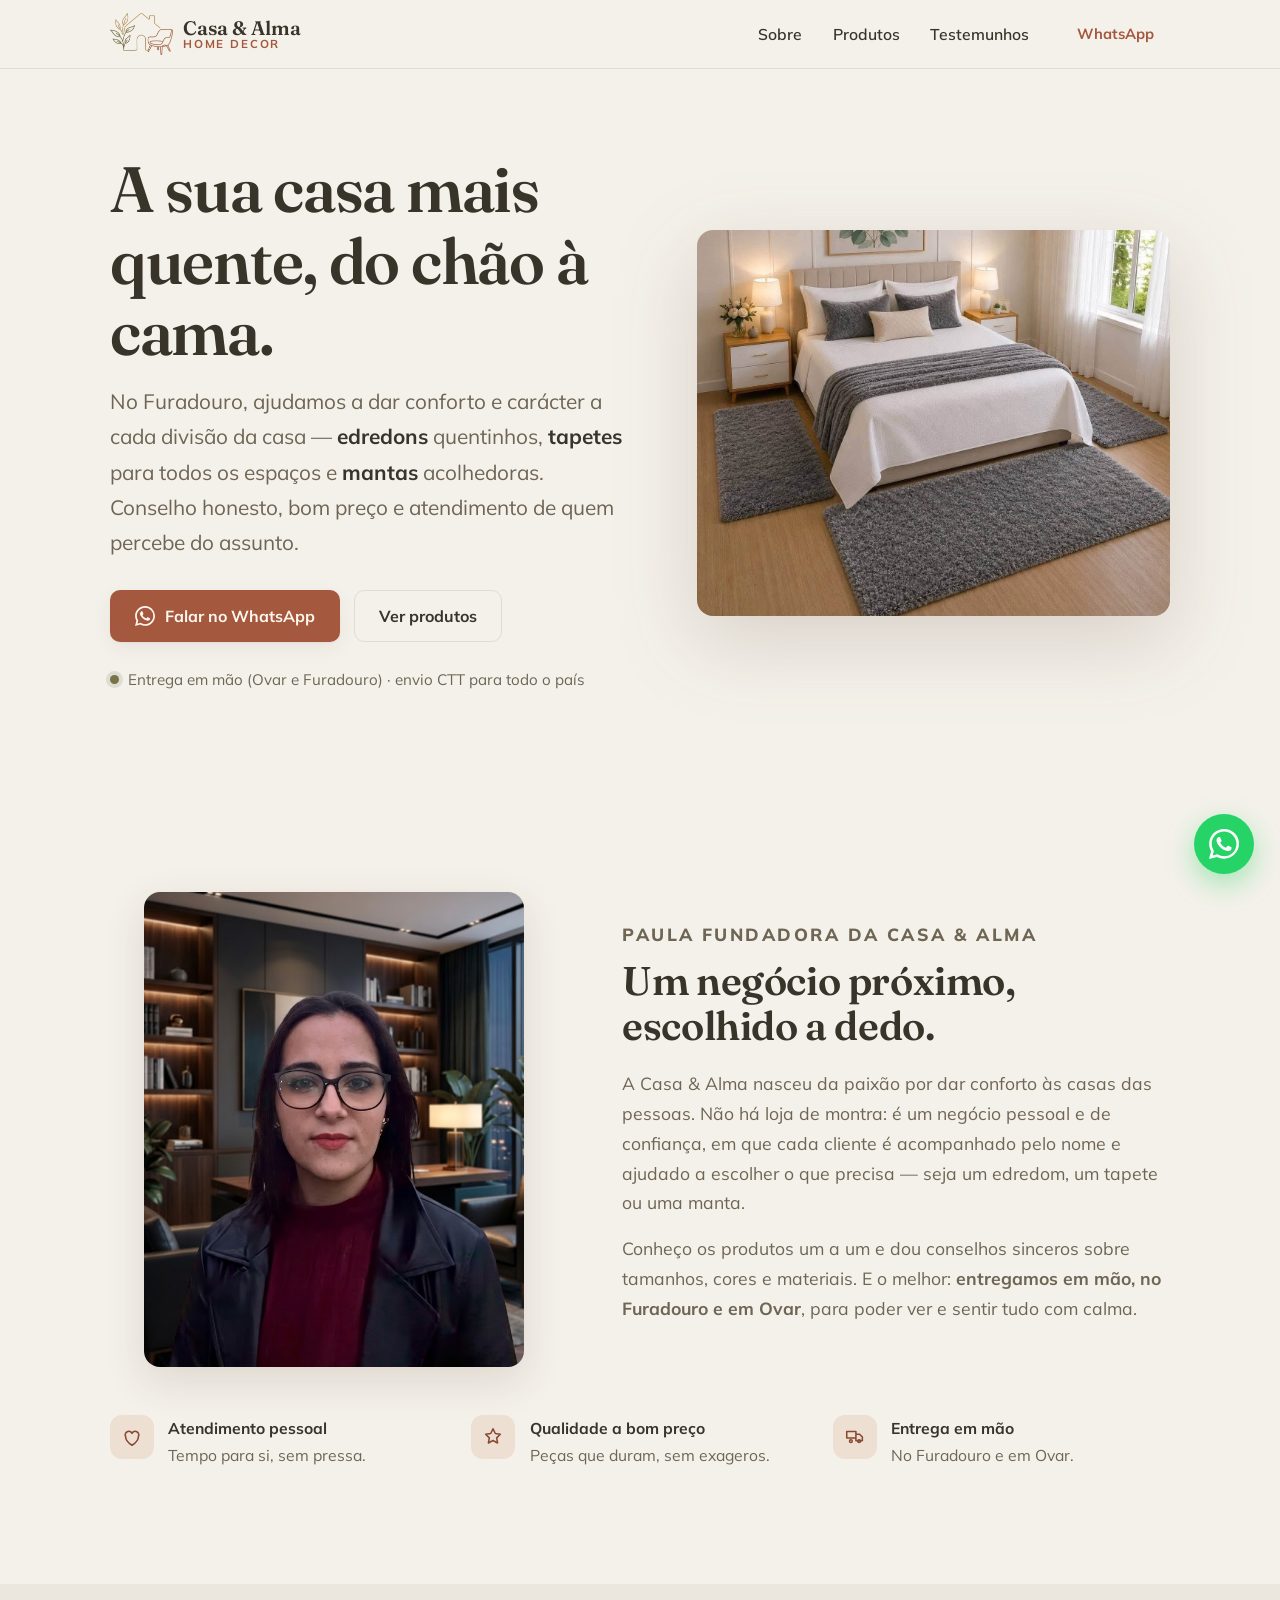
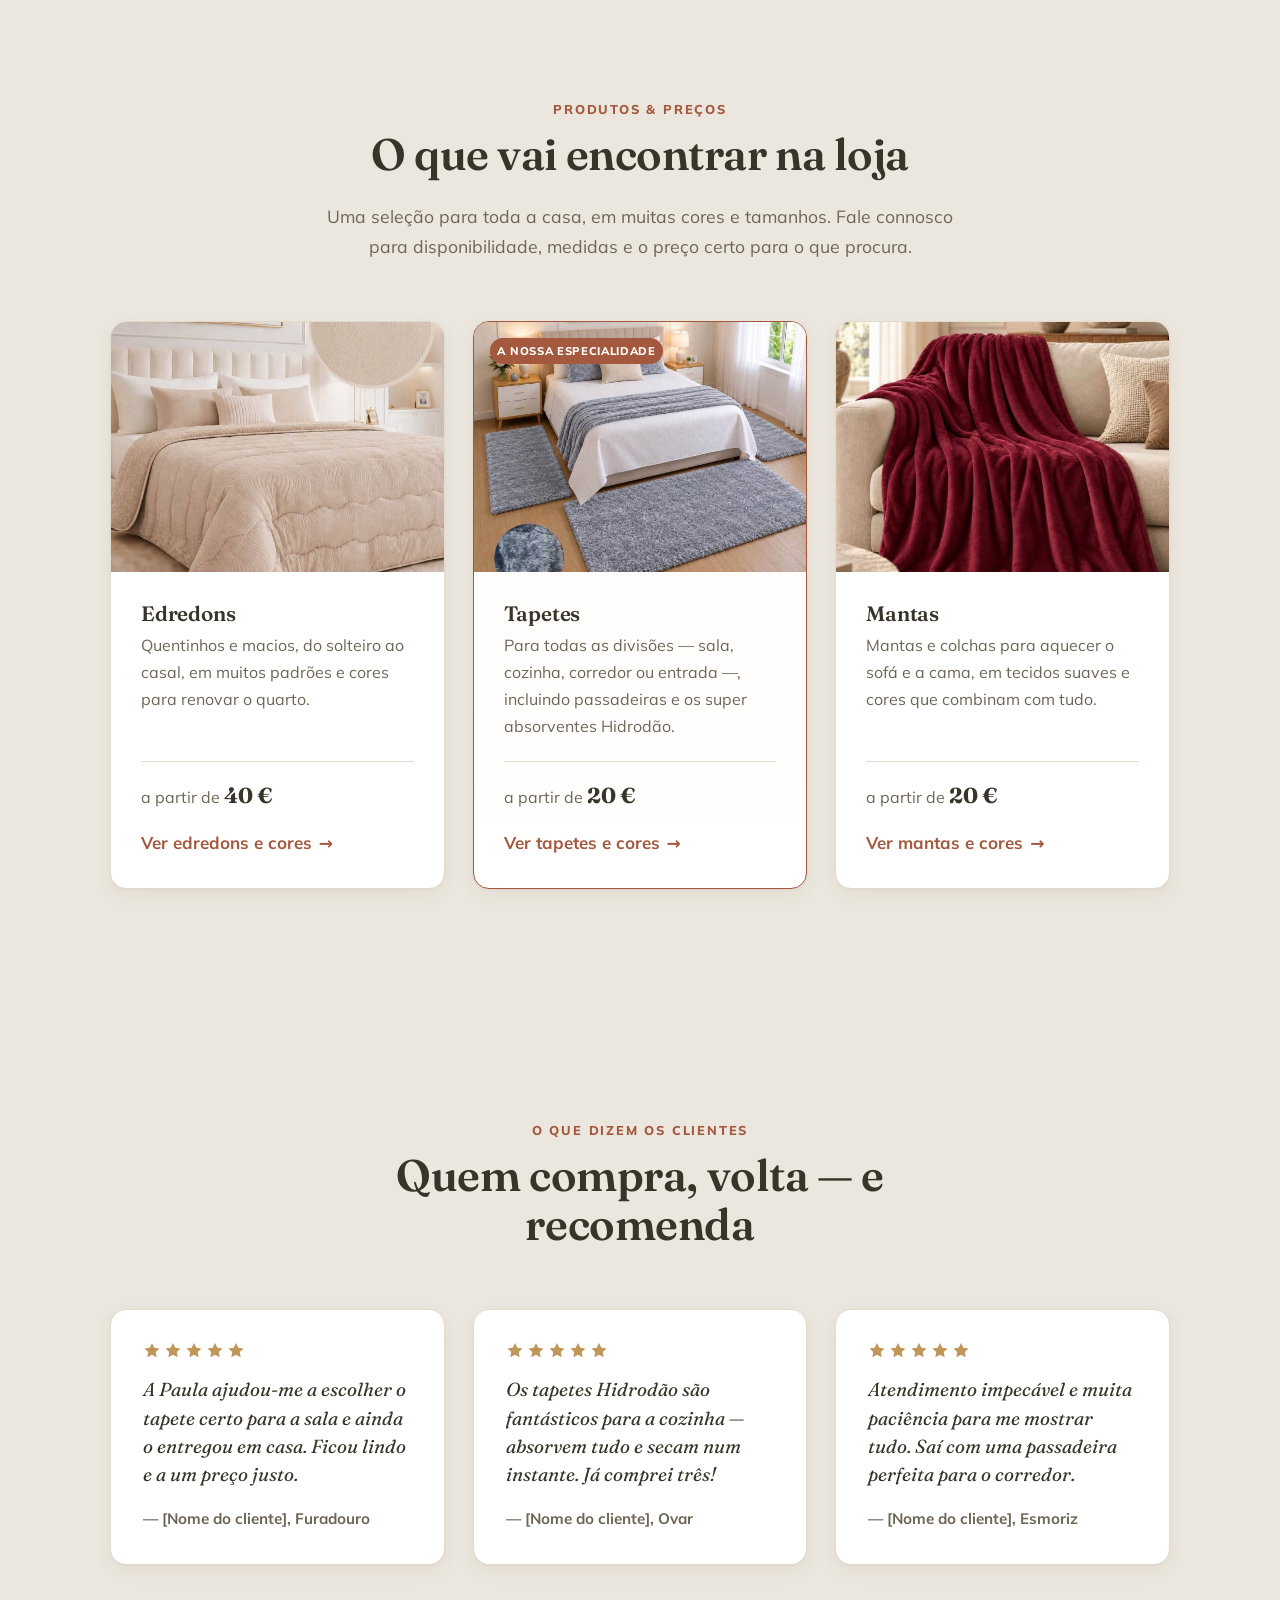
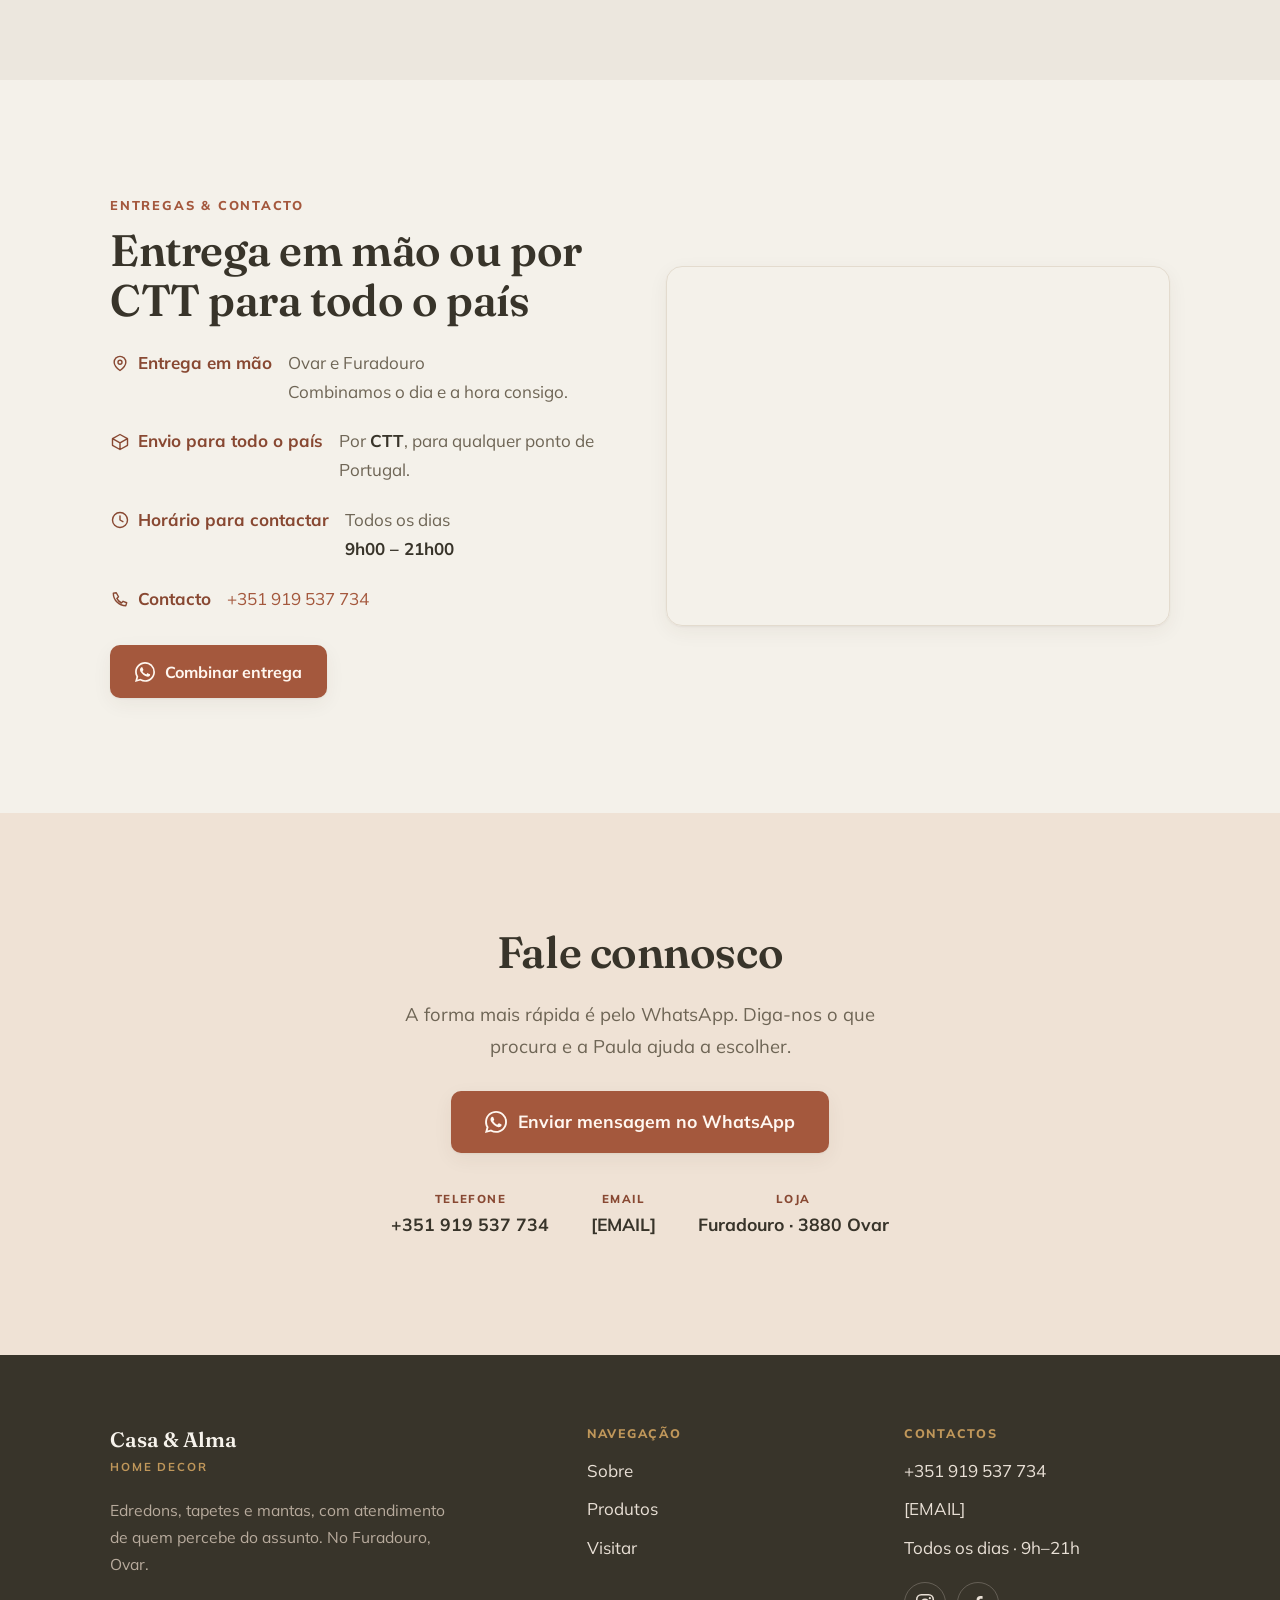
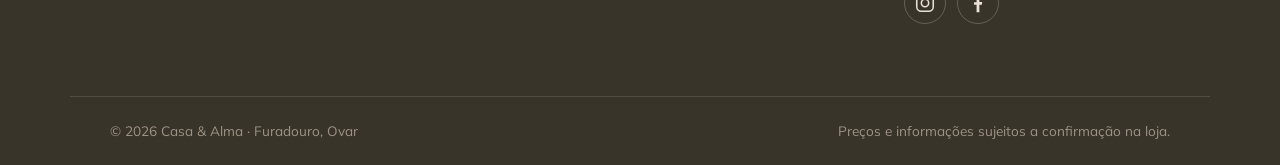
<file: index.html>
<!DOCTYPE html>
<html lang="pt-PT">
<head>
  <meta charset="UTF-8" />
  <meta name="viewport" content="width=device-width, initial-scale=1.0" />

  <!-- ===================================================================
       SEO LOCAL  (editar o texto se mudar o nome, tipo de negócio ou zona)
       =================================================================== -->
  <title>Casa &amp; Alma | Edredons, Tapetes e Mantas em Furadouro, Ovar</title>
  <meta name="description" content="Edredons, tapetes (incluindo os Hidrodão super absorventes) e mantas, com entrega em mão no Furadouro e Ovar. Atendimento personalizado todos os dias, das 9h às 21h." />
  <meta name="theme-color" content="#F4F1EA" />
  <meta name="author" content="Casa &amp; Alma" />

  <!-- Endereço do site (SUBSTITUIR pelo domínio real quando existir) -->
  <link rel="canonical" href="https://www.casaealma.pt/" />

  <!-- Partilha em redes sociais (Open Graph / Twitter) -->
  <meta property="og:type" content="business.business" />
  <meta property="og:locale" content="pt_PT" />
  <meta property="og:title" content="Casa &amp; Alma | Edredons, tapetes e mantas no Furadouro" />
  <meta property="og:description" content="Edredons quentinhos, tapetes para todas as divisões e mantas acolhedoras, com entrega em mão no Furadouro e Ovar." />
  <meta property="og:url" content="https://www.casaealma.pt/" />
  <meta property="og:image" content="https://www.casaealma.pt/assets/og-image.png" />
  <meta property="og:image:width" content="1200" />
  <meta property="og:image:height" content="630" />
  <meta name="twitter:card" content="summary_large_image" />

  <!-- Favicon -->
  <link rel="icon" href="assets/favicon.png?v=7" type="image/png" />
  <link rel="apple-touch-icon" href="assets/apple-touch-icon.png?v=7" />

  <!-- Tipografia (Google Fonts): Fraunces (serifa, títulos) + Mulish (texto) -->
  <link rel="preconnect" href="https://fonts.googleapis.com" />
  <link rel="preconnect" href="https://fonts.gstatic.com" crossorigin />
  <link href="https://fonts.googleapis.com/css2?family=Fraunces:ital,opsz,wght@0,9..144,400;0,9..144,500;0,9..144,600;1,9..144,400&family=Mulish:wght@400;500;600;700;800&display=swap" rel="stylesheet" />

  <link rel="stylesheet" href="style.css?v=7" />

  <!-- ===================================================================
       DADOS ESTRUTURADOS (Schema.org) para SEO local no Google.
       EDITAR telefone, morada, código postal e redes sociais.
       =================================================================== -->
  <script type="application/ld+json">
  {
    "@context": "https://schema.org",
    "@type": "HomeGoodsStore",
    "name": "Casa & Alma",
    "description": "Têxteis-lar com entrega em mão no Furadouro e Ovar: edredons, tapetes e mantas.",
    "image": "https://www.casaealma.pt/assets/og-image.png",
    "logo": "https://www.casaealma.pt/assets/logo-casa-alma.png",
    "url": "https://www.casaealma.pt/",
    "telephone": "[TELEFONE]",
    "priceRange": "€",
    "currenciesAccepted": "EUR",
    "address": {
      "@type": "PostalAddress",
      "addressLocality": "Furadouro",
      "addressRegion": "Ovar",
      "addressCountry": "PT"
    },
    "areaServed": "Ovar",
    "geo": {
      "@type": "GeoCoordinates",
      "latitude": "40.8690",
      "longitude": "-8.6840"
    },
    "openingHoursSpecification": [{
      "@type": "OpeningHoursSpecification",
      "dayOfWeek": ["Monday","Tuesday","Wednesday","Thursday","Friday","Saturday","Sunday"],
      "opens": "09:00",
      "closes": "21:00"
    }],
    "sameAs": ["[LINK INSTAGRAM]", "[LINK FACEBOOK]"]
  }
  </script>
</head>

<body>
  <!-- Link de acessibilidade: saltar direto para o conteúdo -->
  <a class="skip-link" href="#conteudo">Saltar para o conteúdo</a>

  <!-- ============================ CABEÇALHO ============================ -->
  <header class="site-header" id="topo">
    <div class="container site-header__inner">
      <a class="brand" href="#topo" aria-label="Casa &amp; Alma — início">
        <img class="brand__mark" src="assets/logo-casa-alma.png" alt="" width="62" height="42" />
        <span class="brand__text">
          <span class="brand__name">Casa &amp; Alma</span>
          <span class="brand__sub">Home Decor</span>
        </span>
      </a>

      <!-- Botão do menu (telemóvel) -->
      <button class="nav-toggle" aria-expanded="false" aria-controls="menu" aria-label="Abrir menu">
        <span class="nav-toggle__bar"></span>
        <span class="nav-toggle__bar"></span>
        <span class="nav-toggle__bar"></span>
      </button>

      <nav class="nav" id="menu" aria-label="Navegação principal">
        <ul class="nav__list">
          <li><a href="#sobre">Sobre</a></li>
          <li><a href="#produtos">Produtos</a></li>          <li><a href="#testemunhos">Testemunhos</a></li>
          <li>
            <a class="btn btn--small" data-wa data-wa-text="Olá! Vim pelo site e gostava de falar convosco." href="#contactos">WhatsApp</a>
          </li>
        </ul>
      </nav>
    </div>
  </header>

  <main id="conteudo">

    <!-- =============================== HERO =============================== -->
    <section class="hero">
      <div class="container hero__inner">
        <div class="hero__copy">
          <h1 class="hero__title">A sua casa mais quente, do chão à cama.</h1>

          <p class="hero__lead">
            No Furadouro, ajudamos a dar conforto e carácter a cada divisão da casa —
            <strong>edredons</strong> quentinhos, <strong>tapetes</strong> para todos os
            espaços e <strong>mantas</strong> acolhedoras. Conselho honesto, bom preço e
            atendimento de quem percebe do assunto.
          </p>

          <div class="hero__actions">
            <a class="btn btn--primary" data-wa data-wa-text="Olá Paula! Vim pelo site e gostava de saber mais sobre os vossos tapetes." href="#contactos">
              <svg class="icon" viewBox="0 0 24 24" aria-hidden="true" width="20" height="20"><path fill="currentColor" d="M17.472 14.382c-.297-.149-1.758-.867-2.03-.967-.273-.099-.471-.148-.67.15-.197.297-.767.966-.94 1.164-.173.199-.347.223-.644.075-.297-.149-1.255-.463-2.39-1.475-.883-.788-1.48-1.761-1.653-2.059-.173-.297-.018-.458.13-.606.134-.133.298-.347.446-.52.149-.174.198-.298.298-.497.099-.198.05-.371-.025-.52-.075-.149-.669-1.612-.916-2.207-.242-.579-.487-.5-.669-.51-.173-.008-.371-.01-.57-.01-.198 0-.52.074-.792.372-.272.297-1.04 1.016-1.04 2.479 0 1.462 1.065 2.875 1.213 3.074.149.198 2.096 3.2 5.077 4.487.709.306 1.262.489 1.694.625.712.227 1.36.195 1.871.118.571-.085 1.758-.719 2.006-1.413.248-.694.248-1.289.173-1.413-.074-.124-.272-.198-.57-.347m-5.421 7.403h-.004a9.87 9.87 0 01-5.031-1.378l-.361-.214-3.741.982.998-3.648-.235-.374a9.86 9.86 0 01-1.51-5.26c.001-5.45 4.436-9.884 9.888-9.884 2.64 0 5.122 1.03 6.988 2.898a9.825 9.825 0 012.893 6.994c-.003 5.45-4.437 9.885-9.885 9.885M20.52 3.449C18.24 1.245 15.24 0 12.045 0 5.463 0 .104 5.359.101 11.892c0 2.096.547 4.142 1.588 5.945L0 24l6.335-1.652a11.882 11.882 0 005.71 1.447h.005c6.582 0 11.943-5.359 11.946-11.896a11.821 11.821 0 00-3.48-8.405"/></svg>
              Falar no WhatsApp
            </a>
            <a class="btn btn--ghost" href="#produtos">Ver produtos</a>
          </div>

          <p class="hero__meta">
            <span class="dot" aria-hidden="true"></span>
            Entrega em mão (Ovar e Furadouro) · envio CTT para todo o país
          </p>
        </div>

        <div class="hero__media">
          <!-- Foto do topo. Para trocar, muda o src por outra foto de assets/ (vertical fica melhor). -->
          <img class="hero__img" src="assets/tapetes/tapeteCinzentoEscuro.jpeg" alt="Sala acolhedora com uma manta macia em tom caramelo sobre o sofá." width="952" height="1086" />
        </div>
      </div>
    </section>

    <!-- =============================== SOBRE =============================== -->
    <section class="section" id="sobre">
      <div class="container">
        <div class="about">
          <div class="about__media reveal">
            <!-- Foto da fundadora. Trocar por outra se quiser (retrato, vertical). -->
            <img src="assets/paula.jpg" alt="Paula, fundadora da Casa &amp; Alma" width="687" height="1024" />
          </div>
          <div class="about__text reveal">
            <p class="eyebrow">Paula fundadora da Casa &amp; Alma</p>
            <h2 class="section__title">Um negócio próximo, escolhido a dedo.</h2>
            <p>
              A Casa &amp; Alma nasceu da paixão por dar conforto às casas
              das pessoas. Não há loja de montra: é um negócio pessoal e de
              confiança, em que cada cliente é acompanhado pelo nome e ajudado a  
              escolher o que precisa — seja um edredom, um tapete ou uma manta.
            </p>
            <p>
              Conheço os produtos um a um e dou conselhos sinceros sobre
              tamanhos, cores e materiais. E o melhor: <strong>entregamos em mão, no
              Furadouro e em Ovar</strong>, para poder ver e sentir tudo com calma.
            </p>
          </div>
        </div>

        <ul class="pillars">
            <li>
              <span class="pillars__icon" aria-hidden="true">
                <svg viewBox="0 0 24 24" width="22" height="22"><path fill="none" stroke="currentColor" stroke-width="1.7" stroke-linecap="round" stroke-linejoin="round" d="M12 21s-7-4.35-7-9.5A3.5 3.5 0 0 1 12 8a3.5 3.5 0 0 1 7 3.5c0 5.15-7 9.5-7 9.5Z"/></svg>
              </span>
              <span><strong>Atendimento pessoal</strong><br />Tempo para si, sem pressa.</span>
            </li>
            <li>
              <span class="pillars__icon" aria-hidden="true">
                <svg viewBox="0 0 24 24" width="22" height="22"><path fill="none" stroke="currentColor" stroke-width="1.7" stroke-linecap="round" stroke-linejoin="round" d="m12 3l2.5 5.2l5.5.8l-4 3.9l1 5.6l-5-2.7l-5 2.7l1-5.6l-4-3.9l5.5-.8z"/></svg>
              </span>
              <span><strong>Qualidade a bom preço</strong><br />Peças que duram, sem exageros.</span>
            </li>
            <li>
              <span class="pillars__icon" aria-hidden="true">
                <svg viewBox="0 0 24 24" width="22" height="22"><path fill="none" stroke="currentColor" stroke-width="1.7" stroke-linecap="round" stroke-linejoin="round" d="M3 13h10V6H3zm10-4h4l3 3v4h-7zM7.5 18a1.5 1.5 0 1 0 0-3a1.5 1.5 0 0 0 0 3Zm9 0a1.5 1.5 0 1 0 0-3a1.5 1.5 0 0 0 0 3Z"/></svg>
              </span>
              <span><strong>Entrega em mão</strong><br />No Furadouro e em Ovar.</span>
            </li>
          </ul>
      </div>
    </section>

    <!-- ============================== PRODUTOS ============================== -->
    <section class="section section--tint" id="produtos">
      <div class="container">
        <header class="section__head reveal">
          <p class="eyebrow">Produtos &amp; preços</p>
          <h2 class="section__title">O que vai encontrar na loja</h2>
          <p class="section__intro">
            Uma seleção para toda a casa, em muitas cores e tamanhos. Fale connosco
            para disponibilidade, medidas e o preço certo para o que procura.
          </p>
        </header>

        <!-- Cada cartão abre a página do produto (edredons.html / tapetes.html / mantas.html),
             onde estão todas as cores, a descrição e o botão de WhatsApp. -->
        <div class="grid grid--cards">

          <a class="card card--product reveal" href="edredons.html">
            <figure class="card__photo">
              <img src="assets/edredons/edredomBeje-web.jpeg" alt="Edredom acolchoado bege, num quarto elegante." width="800" height="600" loading="lazy" />
            </figure>
            <div class="card__body">
              <h3 class="card__title">Edredons</h3>
              <p class="card__text">Quentinhos e macios, do solteiro ao casal, em muitos padrões e cores para renovar o quarto.</p>
              <div class="card__foot">
                <p class="card__price">a partir de <strong>40&nbsp;€</strong></p>
                <span class="link-arrow">Ver edredons e cores <span aria-hidden="true">→</span></span>
              </div>
            </div>
          </a>

          <a class="card card--product reveal card--highlight" href="tapetes.html">
            <span class="card__badge">A nossa especialidade</span>
            <figure class="card__photo">
              <img src="assets/tapetes/tapeteCinzento.jpeg" alt="Jogo de tapetes de quarto cinzento, num quarto decorado." width="800" height="600" loading="lazy" />
            </figure>
            <div class="card__body">
              <h3 class="card__title">Tapetes</h3>
              <p class="card__text">Para todas as divisões — sala, cozinha, corredor ou entrada —, incluindo passadeiras e os super absorventes Hidrodão.</p>
              <div class="card__foot">
                <p class="card__price">a partir de <strong>20&nbsp;€</strong></p>
                <span class="link-arrow">Ver tapetes e cores <span aria-hidden="true">→</span></span>
              </div>
            </div>
          </a>

          <a class="card card--product reveal" href="mantas.html">
            <figure class="card__photo">
              <img src="assets/mantas/mantaVermelha.jpeg" alt="Manta macia vermelha sobre um sofá." width="800" height="600" loading="lazy" />
            </figure>
            <div class="card__body">
              <h3 class="card__title">Mantas</h3>
              <p class="card__text">Mantas e colchas para aquecer o sofá e a cama, em tecidos suaves e cores que combinam com tudo.</p>
              <div class="card__foot">
                <p class="card__price">a partir de <strong>20&nbsp;€</strong></p>
                <span class="link-arrow">Ver mantas e cores <span aria-hidden="true">→</span></span>
              </div>
            </div>
          </a>

        </div>
      </div>
    </section>

    <!-- ============================ TESTEMUNHOS ============================ -->
    <section class="section section--tint" id="testemunhos">
      <div class="container">
        <header class="section__head reveal">
          <p class="eyebrow">O que dizem os clientes</p>
          <h2 class="section__title">Quem compra, volta — e recomenda</h2>
        </header>

        <!-- EXEMPLOS: substituir por testemunhos reais (p. ex. do Google Maps). -->
        <div class="grid grid--quotes">
          <figure class="quote reveal">
            <div class="stars" aria-label="5 em 5 estrelas">
              <svg viewBox="0 0 20 20" width="18" height="18" aria-hidden="true"><path fill="currentColor" d="m10 1l2.6 5.3l5.8.8l-4.2 4.1l1 5.8L10 14.3L4.8 17l1-5.8L1.6 7.1l5.8-.8z"/></svg><svg viewBox="0 0 20 20" width="18" height="18" aria-hidden="true"><path fill="currentColor" d="m10 1l2.6 5.3l5.8.8l-4.2 4.1l1 5.8L10 14.3L4.8 17l1-5.8L1.6 7.1l5.8-.8z"/></svg><svg viewBox="0 0 20 20" width="18" height="18" aria-hidden="true"><path fill="currentColor" d="m10 1l2.6 5.3l5.8.8l-4.2 4.1l1 5.8L10 14.3L4.8 17l1-5.8L1.6 7.1l5.8-.8z"/></svg><svg viewBox="0 0 20 20" width="18" height="18" aria-hidden="true"><path fill="currentColor" d="m10 1l2.6 5.3l5.8.8l-4.2 4.1l1 5.8L10 14.3L4.8 17l1-5.8L1.6 7.1l5.8-.8z"/></svg><svg viewBox="0 0 20 20" width="18" height="18" aria-hidden="true"><path fill="currentColor" d="m10 1l2.6 5.3l5.8.8l-4.2 4.1l1 5.8L10 14.3L4.8 17l1-5.8L1.6 7.1l5.8-.8z"/></svg>
            </div>
            <blockquote>A Paula ajudou-me a escolher o tapete certo para a sala e ainda o entregou em casa. Ficou lindo e a um preço justo.</blockquote>
            <figcaption>— [Nome do cliente], Furadouro</figcaption>
          </figure>

          <figure class="quote reveal">
            <div class="stars" aria-label="5 em 5 estrelas">
              <svg viewBox="0 0 20 20" width="18" height="18" aria-hidden="true"><path fill="currentColor" d="m10 1l2.6 5.3l5.8.8l-4.2 4.1l1 5.8L10 14.3L4.8 17l1-5.8L1.6 7.1l5.8-.8z"/></svg><svg viewBox="0 0 20 20" width="18" height="18" aria-hidden="true"><path fill="currentColor" d="m10 1l2.6 5.3l5.8.8l-4.2 4.1l1 5.8L10 14.3L4.8 17l1-5.8L1.6 7.1l5.8-.8z"/></svg><svg viewBox="0 0 20 20" width="18" height="18" aria-hidden="true"><path fill="currentColor" d="m10 1l2.6 5.3l5.8.8l-4.2 4.1l1 5.8L10 14.3L4.8 17l1-5.8L1.6 7.1l5.8-.8z"/></svg><svg viewBox="0 0 20 20" width="18" height="18" aria-hidden="true"><path fill="currentColor" d="m10 1l2.6 5.3l5.8.8l-4.2 4.1l1 5.8L10 14.3L4.8 17l1-5.8L1.6 7.1l5.8-.8z"/></svg><svg viewBox="0 0 20 20" width="18" height="18" aria-hidden="true"><path fill="currentColor" d="m10 1l2.6 5.3l5.8.8l-4.2 4.1l1 5.8L10 14.3L4.8 17l1-5.8L1.6 7.1l5.8-.8z"/></svg>
            </div>
            <blockquote>Os tapetes Hidrodão são fantásticos para a cozinha — absorvem tudo e secam num instante. Já comprei três!</blockquote>
            <figcaption>— [Nome do cliente], Ovar</figcaption>
          </figure>

          <figure class="quote reveal">
            <div class="stars" aria-label="5 em 5 estrelas">
              <svg viewBox="0 0 20 20" width="18" height="18" aria-hidden="true"><path fill="currentColor" d="m10 1l2.6 5.3l5.8.8l-4.2 4.1l1 5.8L10 14.3L4.8 17l1-5.8L1.6 7.1l5.8-.8z"/></svg><svg viewBox="0 0 20 20" width="18" height="18" aria-hidden="true"><path fill="currentColor" d="m10 1l2.6 5.3l5.8.8l-4.2 4.1l1 5.8L10 14.3L4.8 17l1-5.8L1.6 7.1l5.8-.8z"/></svg><svg viewBox="0 0 20 20" width="18" height="18" aria-hidden="true"><path fill="currentColor" d="m10 1l2.6 5.3l5.8.8l-4.2 4.1l1 5.8L10 14.3L4.8 17l1-5.8L1.6 7.1l5.8-.8z"/></svg><svg viewBox="0 0 20 20" width="18" height="18" aria-hidden="true"><path fill="currentColor" d="m10 1l2.6 5.3l5.8.8l-4.2 4.1l1 5.8L10 14.3L4.8 17l1-5.8L1.6 7.1l5.8-.8z"/></svg><svg viewBox="0 0 20 20" width="18" height="18" aria-hidden="true"><path fill="currentColor" d="m10 1l2.6 5.3l5.8.8l-4.2 4.1l1 5.8L10 14.3L4.8 17l1-5.8L1.6 7.1l5.8-.8z"/></svg>
            </div>
            <blockquote>Atendimento impecável e muita paciência para me mostrar tudo. Saí com uma passadeira perfeita para o corredor.</blockquote>
            <figcaption>— [Nome do cliente], Esmoriz</figcaption>
          </figure>
        </div>
      </div>
    </section>

    <!-- ========================= HORÁRIO & LOCAL ========================= -->
    <section class="section" id="visitar">
      <div class="container visit">
        <div class="visit__info reveal">
          <p class="eyebrow">Entregas &amp; contacto</p>
          <h2 class="section__title">Entrega em mão ou por CTT para todo o país</h2>

          <dl class="info-list">
            <div>
              <dt>
                <svg viewBox="0 0 24 24" width="20" height="20" aria-hidden="true"><path fill="none" stroke="currentColor" stroke-width="1.7" stroke-linecap="round" stroke-linejoin="round" d="M12 21s-7-5.1-7-10a7 7 0 0 1 14 0c0 4.9-7 10-7 10Z"/><circle cx="12" cy="11" r="2.4" fill="none" stroke="currentColor" stroke-width="1.7"/></svg>
                Entrega em mão
              </dt>
              <dd>Ovar e Furadouro<br />Combinamos o dia e a hora consigo.</dd>
            </div>
            <div>
              <dt>
                <svg viewBox="0 0 24 24" width="20" height="20" aria-hidden="true"><path fill="none" stroke="currentColor" stroke-width="1.7" stroke-linecap="round" stroke-linejoin="round" d="M21 8l-9-5-9 5 9 5 9-5zM3 8v8l9 5 9-5V8M12 13v8"/></svg>
                Envio para todo o país
              </dt>
              <dd>Por <strong>CTT</strong>, para qualquer ponto de Portugal.</dd>
            </div>
            <div>
              <dt>
                <svg viewBox="0 0 24 24" width="20" height="20" aria-hidden="true"><circle cx="12" cy="12" r="9" fill="none" stroke="currentColor" stroke-width="1.7"/><path d="M12 7v5l3.5 2" fill="none" stroke="currentColor" stroke-width="1.7" stroke-linecap="round" stroke-linejoin="round"/></svg>
                Horário para contactar
              </dt>
              <dd>Todos os dias<br /><strong>9h00 – 21h00</strong></dd>
            </div>
            <div>
              <dt>
                <svg viewBox="0 0 24 24" width="20" height="20" aria-hidden="true"><path fill="none" stroke="currentColor" stroke-width="1.7" stroke-linecap="round" stroke-linejoin="round" d="M4 5c0 8.3 6.7 15 15 15l1-3.5l-4.3-1.7l-2 2a12 12 0 0 1-5.5-5.5l2-2L7.5 4.5z"/></svg>
                Contacto
              </dt>
              <dd><a data-tel href="#contactos">[TELEFONE]</a></dd>
            </div>
          </dl>

          <a class="btn btn--primary" data-wa data-wa-text="Olá! Gostava de combinar uma entrega no Furadouro/Ovar. Têm disponível...?" href="#contactos">
            <svg class="icon" viewBox="0 0 24 24" aria-hidden="true" width="20" height="20"><path fill="currentColor" d="M17.472 14.382c-.297-.149-1.758-.867-2.03-.967-.273-.099-.471-.148-.67.15-.197.297-.767.966-.94 1.164-.173.199-.347.223-.644.075-.297-.149-1.255-.463-2.39-1.475-.883-.788-1.48-1.761-1.653-2.059-.173-.297-.018-.458.13-.606.134-.133.298-.347.446-.52.149-.174.198-.298.298-.497.099-.198.05-.371-.025-.52-.075-.149-.669-1.612-.916-2.207-.242-.579-.487-.5-.669-.51-.173-.008-.371-.01-.57-.01-.198 0-.52.074-.792.372-.272.297-1.04 1.016-1.04 2.479 0 1.462 1.065 2.875 1.213 3.074.149.198 2.096 3.2 5.077 4.487.709.306 1.262.489 1.694.625.712.227 1.36.195 1.871.118.571-.085 1.758-.719 2.006-1.413.248-.694.248-1.289.173-1.413-.074-.124-.272-.198-.57-.347m-5.421 7.403h-.004a9.87 9.87 0 01-5.031-1.378l-.361-.214-3.741.982.998-3.648-.235-.374a9.86 9.86 0 01-1.51-5.26c.001-5.45 4.436-9.884 9.888-9.884 2.64 0 5.122 1.03 6.988 2.898a9.825 9.825 0 012.893 6.994c-.003 5.45-4.437 9.885-9.885 9.885M20.52 3.449C18.24 1.245 15.24 0 12.045 0 5.463 0 .104 5.359.101 11.892c0 2.096.547 4.142 1.588 5.945L0 24l6.335-1.652a11.882 11.882 0 005.71 1.447h.005c6.582 0 11.943-5.359 11.946-11.896a11.821 11.821 0 00-3.48-8.405"/></svg>
            Combinar entrega
          </a>
        </div>

        <div class="visit__map reveal">
          <!-- MAPA: mostra a zona de entrega (Furadouro e Ovar). -->
          <iframe
            title="Zona de entrega — Furadouro e Ovar"
            src="https://www.google.com/maps?q=Furadouro,+Ovar,+Portugal&output=embed"
            loading="lazy"
            referrerpolicy="no-referrer-when-downgrade"
            allowfullscreen></iframe>
        </div>
      </div>
    </section>

    <!-- ============================= CONTACTOS ============================= -->
    <section class="section section--cta" id="contactos">
      <div class="container cta">
        <h2 class="section__title">Fale connosco</h2>
        <p class="cta__lead">
          A forma mais rápida é pelo WhatsApp. Diga-nos o que procura e a Paula
          ajuda a escolher.
        </p>
        <div class="cta__actions">
          <a class="btn btn--primary btn--lg" data-wa data-wa-text="Olá Paula! Vim pelo site e gostava de ajuda para escolher um tapete." href="#contactos">
            <svg class="icon" viewBox="0 0 24 24" aria-hidden="true" width="22" height="22"><path fill="currentColor" d="M17.472 14.382c-.297-.149-1.758-.867-2.03-.967-.273-.099-.471-.148-.67.15-.197.297-.767.966-.94 1.164-.173.199-.347.223-.644.075-.297-.149-1.255-.463-2.39-1.475-.883-.788-1.48-1.761-1.653-2.059-.173-.297-.018-.458.13-.606.134-.133.298-.347.446-.52.149-.174.198-.298.298-.497.099-.198.05-.371-.025-.52-.075-.149-.669-1.612-.916-2.207-.242-.579-.487-.5-.669-.51-.173-.008-.371-.01-.57-.01-.198 0-.52.074-.792.372-.272.297-1.04 1.016-1.04 2.479 0 1.462 1.065 2.875 1.213 3.074.149.198 2.096 3.2 5.077 4.487.709.306 1.262.489 1.694.625.712.227 1.36.195 1.871.118.571-.085 1.758-.719 2.006-1.413.248-.694.248-1.289.173-1.413-.074-.124-.272-.198-.57-.347m-5.421 7.403h-.004a9.87 9.87 0 01-5.031-1.378l-.361-.214-3.741.982.998-3.648-.235-.374a9.86 9.86 0 01-1.51-5.26c.001-5.45 4.436-9.884 9.888-9.884 2.64 0 5.122 1.03 6.988 2.898a9.825 9.825 0 012.893 6.994c-.003 5.45-4.437 9.885-9.885 9.885M20.52 3.449C18.24 1.245 15.24 0 12.045 0 5.463 0 .104 5.359.101 11.892c0 2.096.547 4.142 1.588 5.945L0 24l6.335-1.652a11.882 11.882 0 005.71 1.447h.005c6.582 0 11.943-5.359 11.946-11.896a11.821 11.821 0 00-3.48-8.405"/></svg>
            Enviar mensagem no WhatsApp
          </a>
        </div>

        <ul class="cta__contacts">
          <li>
            <span class="cta__label">Telefone</span>
            <a data-tel href="#contactos">[TELEFONE]</a>
          </li>
          <li>
            <span class="cta__label">Email</span>
            <a data-email href="#contactos">[EMAIL]</a>
          </li>
          <li>
            <span class="cta__label">Loja</span>
            <span>Furadouro · 3880 Ovar</span>
          </li>
        </ul>
      </div>
    </section>

  </main>

  <!-- ============================== RODAPÉ ============================== -->
  <footer class="site-footer">
    <div class="container site-footer__inner">
      <div class="site-footer__brand">
        <a class="footer-brand" href="#topo" aria-label="Casa &amp; Alma — início">
          <span>
            <strong>Casa &amp; Alma</strong>
            <em>Home Decor</em>
          </span>
        </a>
        <p>Edredons, tapetes e mantas, com atendimento de quem percebe do assunto. No Furadouro, Ovar.</p>
      </div>

      <nav class="site-footer__nav" aria-label="Navegação do rodapé">
        <h2 class="site-footer__title">Navegação</h2>
        <ul>
          <li><a href="#sobre">Sobre</a></li>
          <li><a href="#produtos">Produtos</a></li>          <li><a href="#visitar">Visitar</a></li>
        </ul>
      </nav>

      <div class="site-footer__contact">
        <h2 class="site-footer__title">Contactos</h2>
        <ul>
          <li><a data-tel href="#contactos">[TELEFONE]</a></li>
          <li><a data-email href="#contactos">[EMAIL]</a></li>
          <li>Todos os dias · 9h–21h</li>
        </ul>
        <div class="social">
          <a class="social__link" data-ig href="#" aria-label="Instagram da Casa &amp; Alma" rel="noopener">
            <svg viewBox="0 0 24 24" width="22" height="22" aria-hidden="true"><rect x="3" y="3" width="18" height="18" rx="5" fill="none" stroke="currentColor" stroke-width="1.7"/><circle cx="12" cy="12" r="4" fill="none" stroke="currentColor" stroke-width="1.7"/><circle cx="17.3" cy="6.7" r="1.2" fill="currentColor"/></svg>
          </a>
          <a class="social__link" data-fb href="#" aria-label="Facebook da Casa &amp; Alma" rel="noopener">
            <svg viewBox="0 0 24 24" width="22" height="22" aria-hidden="true"><path fill="currentColor" d="M13.5 22v-8h2.7l.4-3.1h-3.1V8.9c0-.9.25-1.5 1.55-1.5H17V4.6c-.3-.04-1.3-.13-2.46-.13c-2.43 0-4.1 1.49-4.1 4.22v2.36H7.7V14h2.74v8z"/></svg>
          </a>
        </div>
      </div>
    </div>

    <div class="container site-footer__bottom">
      <p>© <span data-year>2026</span> Casa &amp; Alma · Furadouro, Ovar</p>
      <p class="site-footer__fine">Preços e informações sujeitos a confirmação na loja.</p>
    </div>
  </footer>

  <!-- ===================== BOTÃO FLUTUANTE WHATSAPP ===================== -->
  <a class="wa-float" data-wa data-wa-text="Olá Paula! Vim pelo site da Casa &amp; Alma." href="#contactos" aria-label="Falar connosco no WhatsApp">
    <svg viewBox="0 0 24 24" width="30" height="30" aria-hidden="true"><path fill="currentColor" d="M17.472 14.382c-.297-.149-1.758-.867-2.03-.967-.273-.099-.471-.148-.67.15-.197.297-.767.966-.94 1.164-.173.199-.347.223-.644.075-.297-.149-1.255-.463-2.39-1.475-.883-.788-1.48-1.761-1.653-2.059-.173-.297-.018-.458.13-.606.134-.133.298-.347.446-.52.149-.174.198-.298.298-.497.099-.198.05-.371-.025-.52-.075-.149-.669-1.612-.916-2.207-.242-.579-.487-.5-.669-.51-.173-.008-.371-.01-.57-.01-.198 0-.52.074-.792.372-.272.297-1.04 1.016-1.04 2.479 0 1.462 1.065 2.875 1.213 3.074.149.198 2.096 3.2 5.077 4.487.709.306 1.262.489 1.694.625.712.227 1.36.195 1.871.118.571-.085 1.758-.719 2.006-1.413.248-.694.248-1.289.173-1.413-.074-.124-.272-.198-.57-.347m-5.421 7.403h-.004a9.87 9.87 0 01-5.031-1.378l-.361-.214-3.741.982.998-3.648-.235-.374a9.86 9.86 0 01-1.51-5.26c.001-5.45 4.436-9.884 9.888-9.884 2.64 0 5.122 1.03 6.988 2.898a9.825 9.825 0 012.893 6.994c-.003 5.45-4.437 9.885-9.885 9.885M20.52 3.449C18.24 1.245 15.24 0 12.045 0 5.463 0 .104 5.359.101 11.892c0 2.096.547 4.142 1.588 5.945L0 24l6.335-1.652a11.882 11.882 0 005.71 1.447h.005c6.582 0 11.943-5.359 11.946-11.896a11.821 11.821 0 00-3.48-8.405"/></svg>
    <span class="wa-float__label">Falar connosco</span>
  </a>

  <script src="script.js?v=7" defer></script>
</body>
</html>
</file>
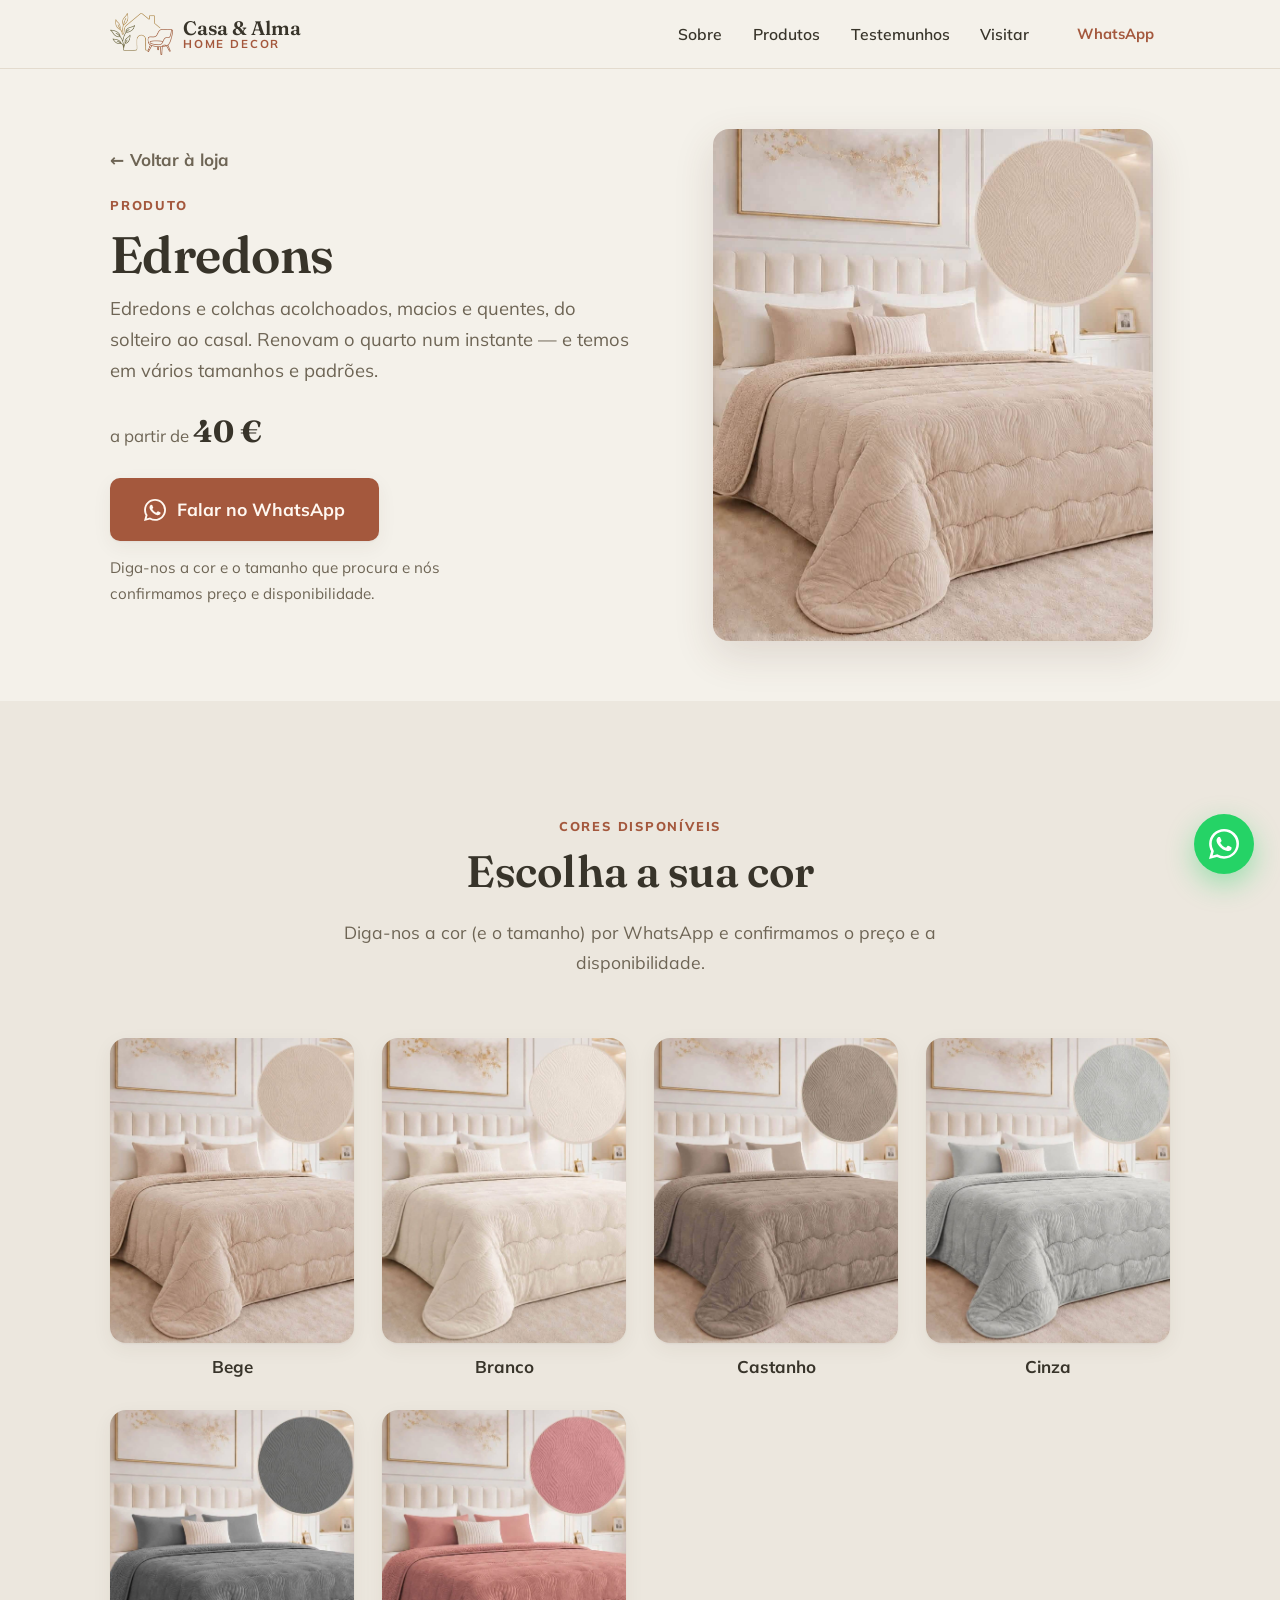
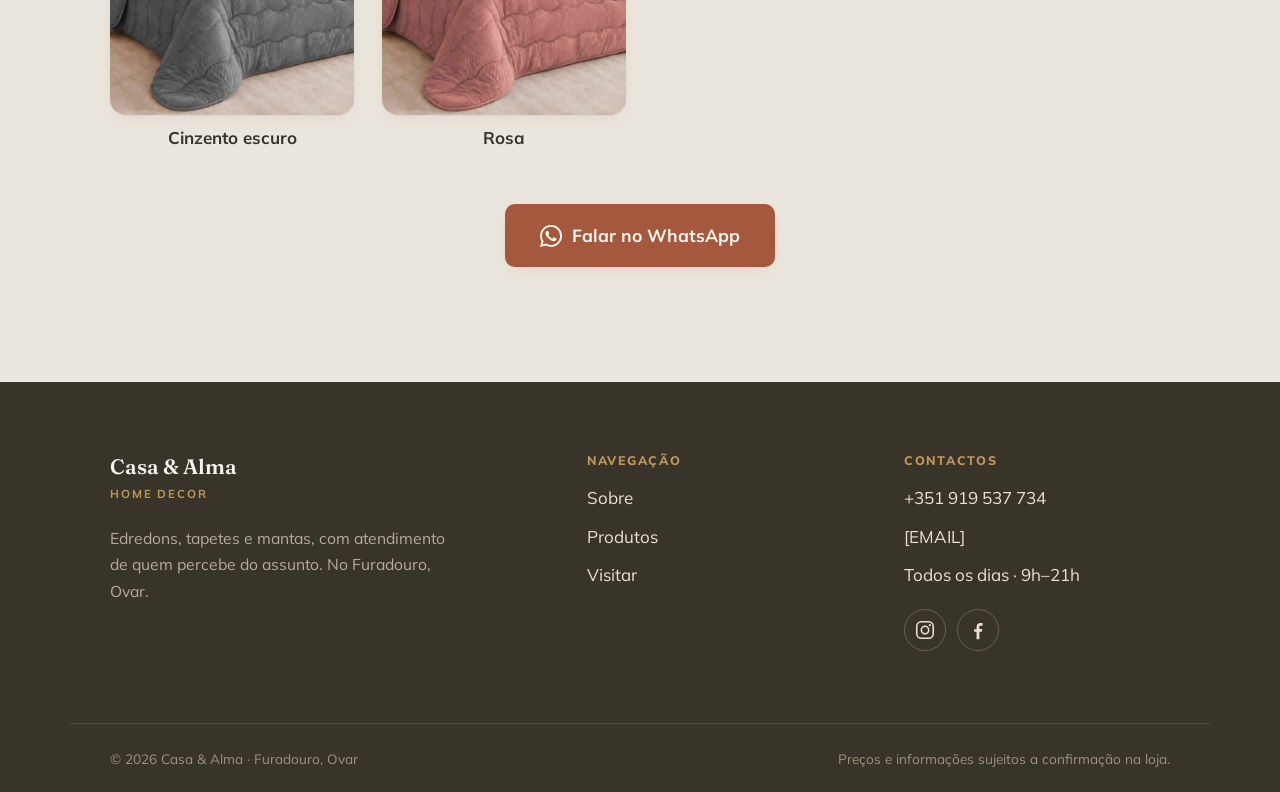
<file: edredons.html>
<!DOCTYPE html>
<html lang="pt-PT">
<head>
  <meta charset="UTF-8" />
  <meta name="viewport" content="width=device-width, initial-scale=1.0" />
  <title>Edredons em Furadouro, Ovar | Casa &amp; Alma</title>
  <meta name="description" content="Edredons e colchas acolchoados, macios e quentes, em várias cores e tamanhos. Entrega em mão no Furadouro e Ovar." />
  <meta name="theme-color" content="#F4F1EA" />
  <link rel="canonical" href="https://www.casaealma.pt/edredons.html" />
  <meta property="og:type" content="website" />
  <meta property="og:locale" content="pt_PT" />
  <meta property="og:title" content="Edredons — Casa &amp; Alma" />
  <meta property="og:description" content="Edredons e colchas acolchoados, macios e quentes, em várias cores e tamanhos. Entrega em mão no Furadouro e Ovar." />
  <meta property="og:url" content="https://www.casaealma.pt/edredons.html" />
  <meta property="og:image" content="https://www.casaealma.pt/assets/edredons/edredomBeje-web.jpeg" />
  <link rel="icon" href="assets/favicon.png?v=7" type="image/png" />
  <link rel="apple-touch-icon" href="assets/apple-touch-icon.png?v=7" />
  <link rel="preconnect" href="https://fonts.googleapis.com" />
  <link rel="preconnect" href="https://fonts.gstatic.com" crossorigin />
  <link href="https://fonts.googleapis.com/css2?family=Fraunces:ital,opsz,wght@0,9..144,400;0,9..144,500;0,9..144,600;1,9..144,400&family=Mulish:wght@400;500;600;700;800&display=swap" rel="stylesheet" />
  <link rel="stylesheet" href="style.css?v=7" />
</head>

<body>
  <a class="skip-link" href="#conteudo">Saltar para o conteúdo</a>

  <header class="site-header" id="topo">
    <div class="container site-header__inner">
      <a class="brand" href="index.html" aria-label="Casa &amp; Alma — início">
        <img class="brand__mark" src="assets/logo-casa-alma.png" alt="" width="62" height="42" />
        <span class="brand__text">
          <span class="brand__name">Casa &amp; Alma</span>
          <span class="brand__sub">Home Decor</span>
        </span>
      </a>
      <button class="nav-toggle" aria-expanded="false" aria-controls="menu" aria-label="Abrir menu">
        <span class="nav-toggle__bar"></span>
        <span class="nav-toggle__bar"></span>
        <span class="nav-toggle__bar"></span>
      </button>
      <nav class="nav" id="menu" aria-label="Navegação principal">
        <ul class="nav__list">
          <li><a href="index.html#sobre">Sobre</a></li>
          <li><a href="index.html#produtos">Produtos</a></li>
          <li><a href="index.html#testemunhos">Testemunhos</a></li>
          <li><a href="index.html#visitar">Visitar</a></li>
          <li><a class="btn btn--small" data-wa data-wa-text="Olá! Vim pelo site e gostava de falar convosco." href="index.html#contactos">WhatsApp</a></li>
        </ul>
      </nav>
    </div>
  </header>

  <main id="conteudo">

    <!-- ============================ HERO DO PRODUTO ============================ -->
    <section class="section product-hero">
      <div class="container product-hero__inner">
        <div class="product-hero__text reveal">
          <a class="back-link" href="index.html#produtos"><span aria-hidden="true">←</span> Voltar à loja</a>
          <p class="eyebrow">Produto</p>
          <h1>Edredons</h1>
          <p class="product-lead">Edredons e colchas acolchoados, macios e quentes, do solteiro ao casal. Renovam o quarto num instante — e temos em vários tamanhos e padrões.</p>
          <p class="product-price">a partir de <strong>40&nbsp;€</strong></p>
          <div class="product-actions">
            <a class="btn btn--primary btn--lg" data-wa data-wa-text="Olá! Vim pelo site e tenho interesse nos edredons. Podem dizer-me tamanhos, cores e preços?" href="index.html#contactos">
              <svg class="icon" viewBox="0 0 24 24" aria-hidden="true" width="22" height="22"><path fill="currentColor" d="M17.472 14.382c-.297-.149-1.758-.867-2.03-.967-.273-.099-.471-.148-.67.15-.197.297-.767.966-.94 1.164-.173.199-.347.223-.644.075-.297-.149-1.255-.463-2.39-1.475-.883-.788-1.48-1.761-1.653-2.059-.173-.297-.018-.458.13-.606.134-.133.298-.347.446-.52.149-.174.198-.298.298-.497.099-.198.05-.371-.025-.52-.075-.149-.669-1.612-.916-2.207-.242-.579-.487-.5-.669-.51-.173-.008-.371-.01-.57-.01-.198 0-.52.074-.792.372-.272.297-1.04 1.016-1.04 2.479 0 1.462 1.065 2.875 1.213 3.074.149.198 2.096 3.2 5.077 4.487.709.306 1.262.489 1.694.625.712.227 1.36.195 1.871.118.571-.085 1.758-.719 2.006-1.413.248-.694.248-1.289.173-1.413-.074-.124-.272-.198-.57-.347m-5.421 7.403h-.004a9.87 9.87 0 01-5.031-1.378l-.361-.214-3.741.982.998-3.648-.235-.374a9.86 9.86 0 01-1.51-5.26c.001-5.45 4.436-9.884 9.888-9.884 2.64 0 5.122 1.03 6.988 2.898a9.825 9.825 0 012.893 6.994c-.003 5.45-4.437 9.885-9.885 9.885M20.52 3.449C18.24 1.245 15.24 0 12.045 0 5.463 0 .104 5.359.101 11.892c0 2.096.547 4.142 1.588 5.945L0 24l6.335-1.652a11.882 11.882 0 005.71 1.447h.005c6.582 0 11.943-5.359 11.946-11.896a11.821 11.821 0 00-3.48-8.405"/></svg>
              Falar no WhatsApp
            </a>
          </div>
          <p class="product-note">Diga-nos a cor e o tamanho que procura e nós confirmamos preço e disponibilidade.</p>
        </div>
        <div class="product-hero__media reveal">
          <img src="assets/edredons/edredomBeje-web.jpeg" alt="Edredom em destaque" width="1131" height="1315" />
        </div>
      </div>
    </section>

    <!-- ============================ CORES DISPONÍVEIS ============================ -->
    <section class="section section--tint">
      <div class="container">
        <header class="section__head reveal">
          <p class="eyebrow">Cores disponíveis</p>
          <h2 class="section__title">Escolha a sua cor</h2>
          <p class="section__intro">Diga-nos a cor (e o tamanho) por WhatsApp e confirmamos o preço e a disponibilidade.</p>
        </header>

        <!-- Para acrescentar/trocar cores, duplique uma &lt;figure&gt; e mude o src e a legenda. -->
        <div class="grid grid--variants">
          <figure class="variant reveal"><img src="assets/edredons/edredomBeje-web.jpeg" alt="Edredom bege" width="800" height="1000" loading="lazy" /><figcaption>Bege</figcaption></figure>
          <figure class="variant reveal"><img src="assets/edredons/edredomBranco-web.jpeg" alt="Edredom branco" width="800" height="1000" loading="lazy" /><figcaption>Branco</figcaption></figure>
          <figure class="variant reveal"><img src="assets/edredons/edredomCastanho-web.jpeg" alt="Edredom castanho" width="800" height="1000" loading="lazy" /><figcaption>Castanho</figcaption></figure>
          <figure class="variant reveal"><img src="assets/edredons/edredomCinza-web.jpeg" alt="Edredom cinza" width="800" height="1000" loading="lazy" /><figcaption>Cinza</figcaption></figure>
          <figure class="variant reveal"><img src="assets/edredons/edredomCinzentoEscuro-web.jpeg" alt="Edredom cinzento escuro" width="800" height="1000" loading="lazy" /><figcaption>Cinzento escuro</figcaption></figure>
          <figure class="variant reveal"><img src="assets/edredons/edredomRosa-web.jpeg" alt="Edredom rosa" width="800" height="1000" loading="lazy" /><figcaption>Rosa</figcaption></figure>
        </div>

        <div class="product-cta">
          <a class="btn btn--primary btn--lg" data-wa data-wa-text="Olá! Vim pelo site e tenho interesse nos edredons. Podem dizer-me tamanhos, cores e preços?" href="index.html#contactos">
            <svg class="icon" viewBox="0 0 24 24" aria-hidden="true" width="22" height="22"><path fill="currentColor" d="M17.472 14.382c-.297-.149-1.758-.867-2.03-.967-.273-.099-.471-.148-.67.15-.197.297-.767.966-.94 1.164-.173.199-.347.223-.644.075-.297-.149-1.255-.463-2.39-1.475-.883-.788-1.48-1.761-1.653-2.059-.173-.297-.018-.458.13-.606.134-.133.298-.347.446-.52.149-.174.198-.298.298-.497.099-.198.05-.371-.025-.52-.075-.149-.669-1.612-.916-2.207-.242-.579-.487-.5-.669-.51-.173-.008-.371-.01-.57-.01-.198 0-.52.074-.792.372-.272.297-1.04 1.016-1.04 2.479 0 1.462 1.065 2.875 1.213 3.074.149.198 2.096 3.2 5.077 4.487.709.306 1.262.489 1.694.625.712.227 1.36.195 1.871.118.571-.085 1.758-.719 2.006-1.413.248-.694.248-1.289.173-1.413-.074-.124-.272-.198-.57-.347m-5.421 7.403h-.004a9.87 9.87 0 01-5.031-1.378l-.361-.214-3.741.982.998-3.648-.235-.374a9.86 9.86 0 01-1.51-5.26c.001-5.45 4.436-9.884 9.888-9.884 2.64 0 5.122 1.03 6.988 2.898a9.825 9.825 0 012.893 6.994c-.003 5.45-4.437 9.885-9.885 9.885M20.52 3.449C18.24 1.245 15.24 0 12.045 0 5.463 0 .104 5.359.101 11.892c0 2.096.547 4.142 1.588 5.945L0 24l6.335-1.652a11.882 11.882 0 005.71 1.447h.005c6.582 0 11.943-5.359 11.946-11.896a11.821 11.821 0 00-3.48-8.405"/></svg>
            Falar no WhatsApp
          </a>
        </div>
      </div>
    </section>

  </main>

  <footer class="site-footer">
    <div class="container site-footer__inner">
      <div class="site-footer__brand">
        <a class="footer-brand" href="index.html" aria-label="Casa &amp; Alma — início">
          <span>
            <strong>Casa &amp; Alma</strong>
            <em>Home Decor</em>
          </span>
        </a>
        <p>Edredons, tapetes e mantas, com atendimento de quem percebe do assunto. No Furadouro, Ovar.</p>
      </div>
      <nav class="site-footer__nav" aria-label="Navegação do rodapé">
        <h2 class="site-footer__title">Navegação</h2>
        <ul>
          <li><a href="index.html#sobre">Sobre</a></li>
          <li><a href="index.html#produtos">Produtos</a></li>
          <li><a href="index.html#visitar">Visitar</a></li>
        </ul>
      </nav>
      <div class="site-footer__contact">
        <h2 class="site-footer__title">Contactos</h2>
        <ul>
          <li><a data-tel href="index.html#contactos">[TELEFONE]</a></li>
          <li><a data-email href="index.html#contactos">[EMAIL]</a></li>
          <li>Todos os dias · 9h–21h</li>
        </ul>
        <div class="social">
          <a class="social__link" data-ig href="#" aria-label="Instagram da Casa &amp; Alma" rel="noopener"><svg viewBox="0 0 24 24" width="22" height="22" aria-hidden="true"><rect x="3" y="3" width="18" height="18" rx="5" fill="none" stroke="currentColor" stroke-width="1.7"/><circle cx="12" cy="12" r="4" fill="none" stroke="currentColor" stroke-width="1.7"/><circle cx="17.3" cy="6.7" r="1.2" fill="currentColor"/></svg></a>
          <a class="social__link" data-fb href="#" aria-label="Facebook da Casa &amp; Alma" rel="noopener"><svg viewBox="0 0 24 24" width="22" height="22" aria-hidden="true"><path fill="currentColor" d="M13.5 22v-8h2.7l.4-3.1h-3.1V8.9c0-.9.25-1.5 1.55-1.5H17V4.6c-.3-.04-1.3-.13-2.46-.13c-2.43 0-4.1 1.49-4.1 4.22v2.36H7.7V14h2.74v8z"/></svg></a>
        </div>
      </div>
    </div>
    <div class="container site-footer__bottom">
      <p>© <span data-year>2026</span> Casa &amp; Alma · Furadouro, Ovar</p>
      <p class="site-footer__fine">Preços e informações sujeitos a confirmação na loja.</p>
    </div>
  </footer>

  <a class="wa-float" data-wa data-wa-text="Olá! Vim pelo site e tenho interesse nos edredons. Podem dizer-me tamanhos, cores e preços?" href="index.html#contactos" aria-label="Falar connosco no WhatsApp">
    <svg viewBox="0 0 24 24" width="30" height="30" aria-hidden="true"><path fill="currentColor" d="M17.472 14.382c-.297-.149-1.758-.867-2.03-.967-.273-.099-.471-.148-.67.15-.197.297-.767.966-.94 1.164-.173.199-.347.223-.644.075-.297-.149-1.255-.463-2.39-1.475-.883-.788-1.48-1.761-1.653-2.059-.173-.297-.018-.458.13-.606.134-.133.298-.347.446-.52.149-.174.198-.298.298-.497.099-.198.05-.371-.025-.52-.075-.149-.669-1.612-.916-2.207-.242-.579-.487-.5-.669-.51-.173-.008-.371-.01-.57-.01-.198 0-.52.074-.792.372-.272.297-1.04 1.016-1.04 2.479 0 1.462 1.065 2.875 1.213 3.074.149.198 2.096 3.2 5.077 4.487.709.306 1.262.489 1.694.625.712.227 1.36.195 1.871.118.571-.085 1.758-.719 2.006-1.413.248-.694.248-1.289.173-1.413-.074-.124-.272-.198-.57-.347m-5.421 7.403h-.004a9.87 9.87 0 01-5.031-1.378l-.361-.214-3.741.982.998-3.648-.235-.374a9.86 9.86 0 01-1.51-5.26c.001-5.45 4.436-9.884 9.888-9.884 2.64 0 5.122 1.03 6.988 2.898a9.825 9.825 0 012.893 6.994c-.003 5.45-4.437 9.885-9.885 9.885M20.52 3.449C18.24 1.245 15.24 0 12.045 0 5.463 0 .104 5.359.101 11.892c0 2.096.547 4.142 1.588 5.945L0 24l6.335-1.652a11.882 11.882 0 005.71 1.447h.005c6.582 0 11.943-5.359 11.946-11.896a11.821 11.821 0 00-3.48-8.405"/></svg>
    <span class="wa-float__label">Falar connosco</span>
  </a>

  <script src="script.js?v=7" defer></script>
</body>
</html>
</file>
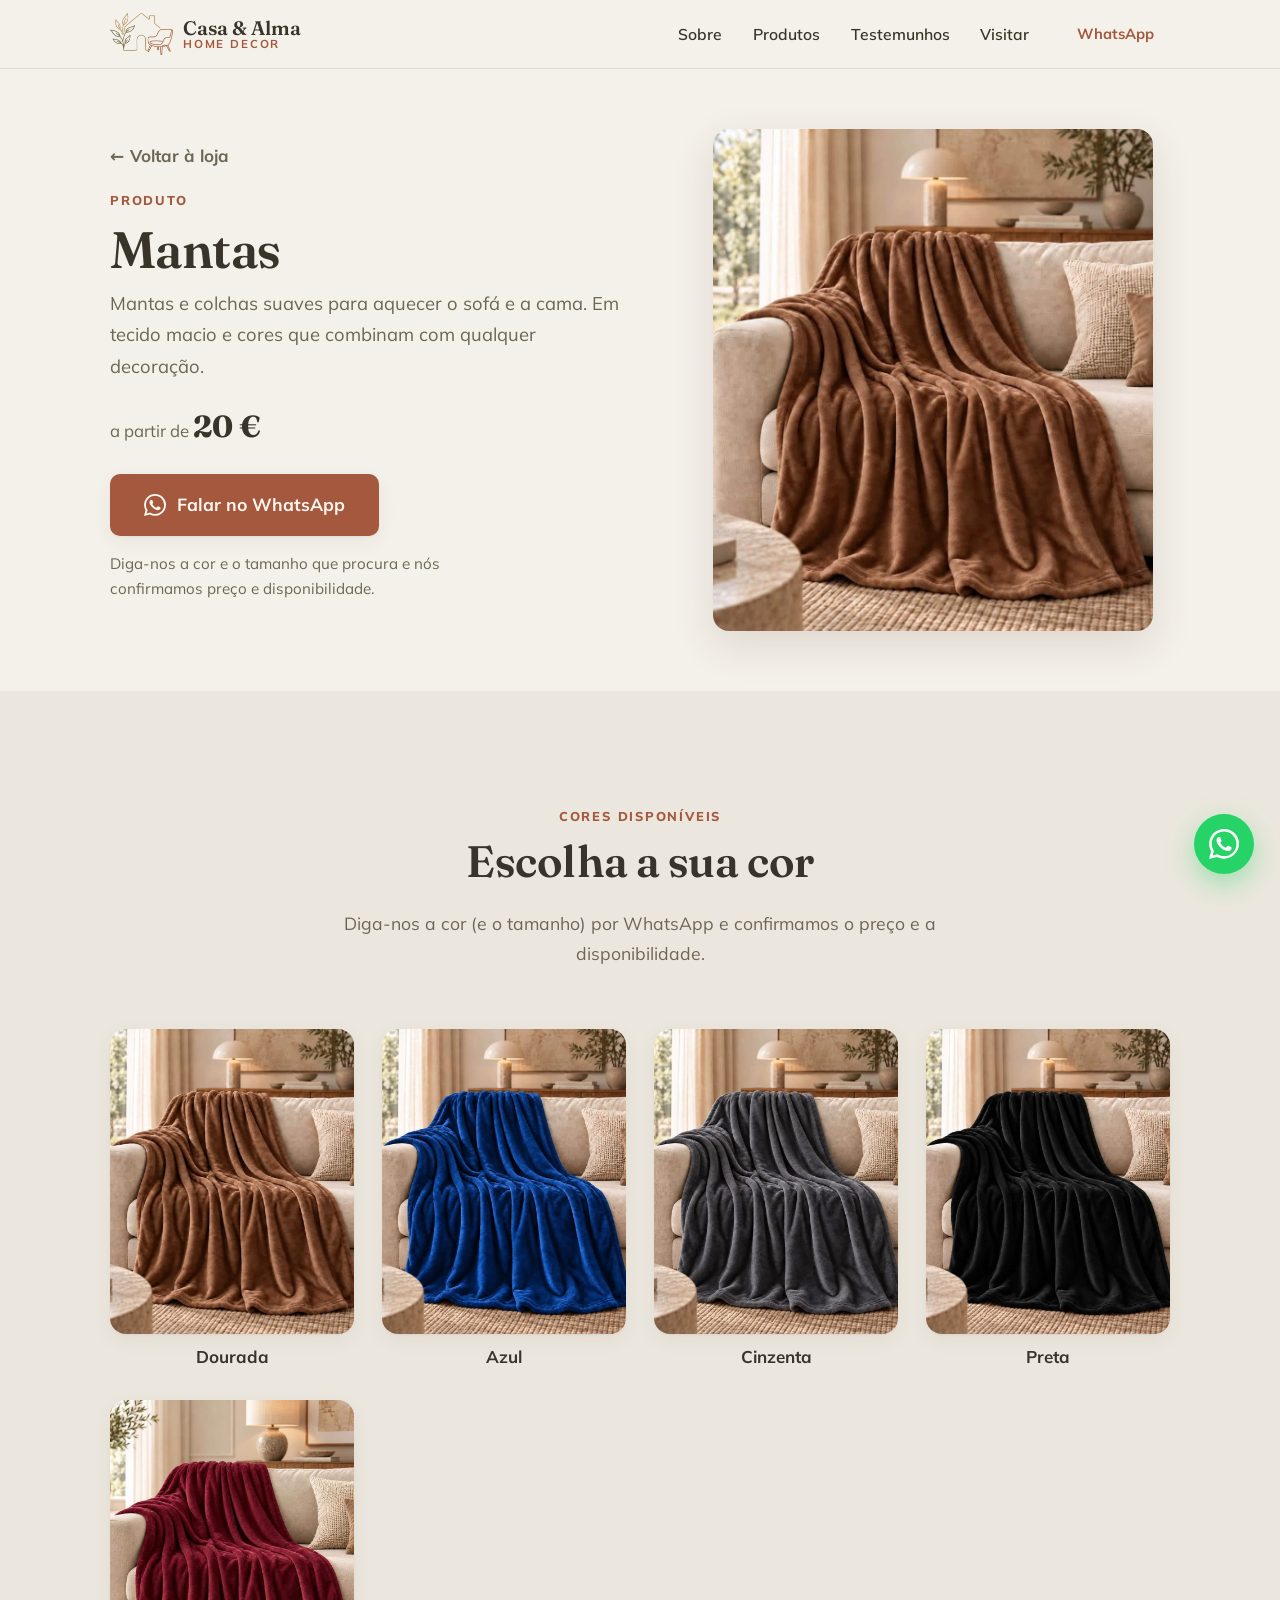
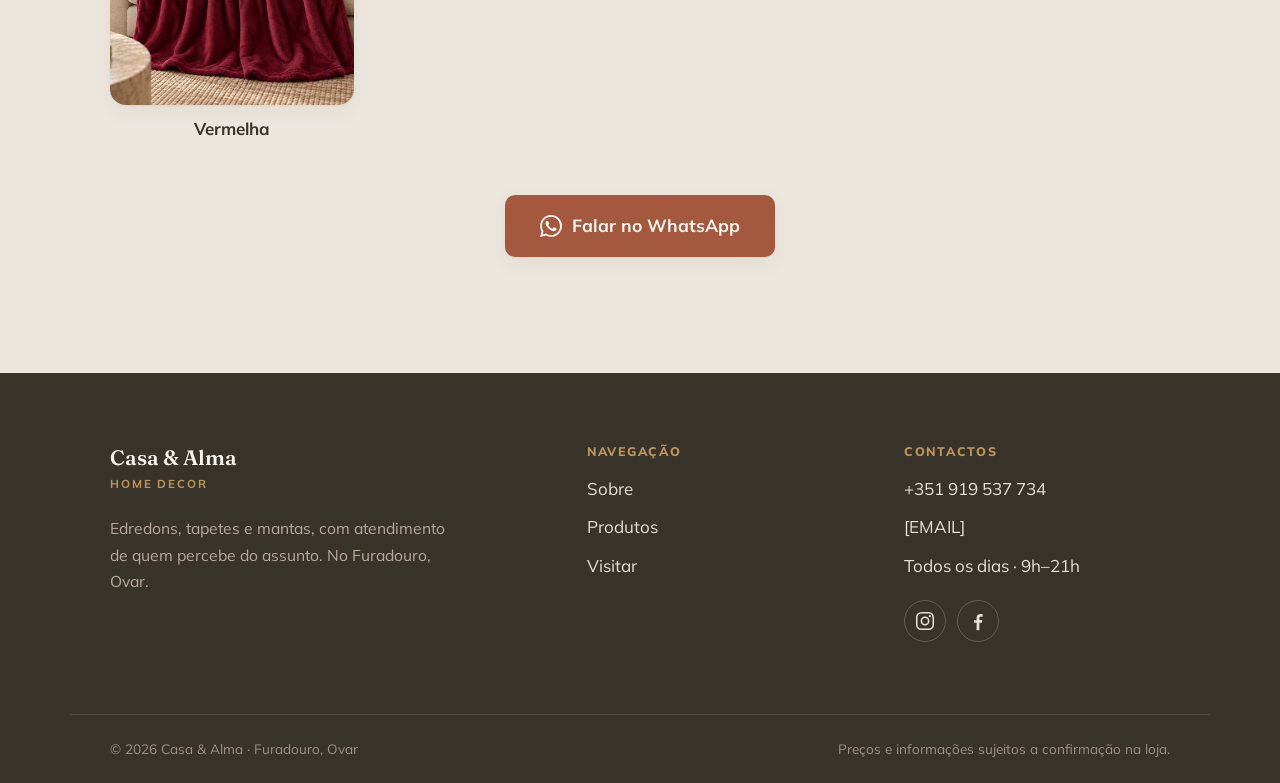
<file: mantas.html>
<!DOCTYPE html>
<html lang="pt-PT">
<head>
  <meta charset="UTF-8" />
  <meta name="viewport" content="width=device-width, initial-scale=1.0" />
  <title>Mantas e colchas em Furadouro, Ovar | Casa &amp; Alma</title>
  <meta name="description" content="Mantas e colchas suaves para o sofá e a cama, em várias cores. Entrega em mão no Furadouro e Ovar." />
  <meta name="theme-color" content="#F4F1EA" />
  <link rel="canonical" href="https://www.casaealma.pt/mantas.html" />
  <meta property="og:type" content="website" />
  <meta property="og:locale" content="pt_PT" />
  <meta property="og:title" content="Mantas — Casa &amp; Alma" />
  <meta property="og:description" content="Mantas e colchas suaves para o sofá e a cama, em várias cores. Entrega em mão no Furadouro e Ovar." />
  <meta property="og:url" content="https://www.casaealma.pt/mantas.html" />
  <meta property="og:image" content="https://www.casaealma.pt/assets/mantas/MantaDourada.jpeg" />
  <link rel="icon" href="assets/favicon.png?v=7" type="image/png" />
  <link rel="apple-touch-icon" href="assets/apple-touch-icon.png?v=7" />
  <link rel="preconnect" href="https://fonts.googleapis.com" />
  <link rel="preconnect" href="https://fonts.gstatic.com" crossorigin />
  <link href="https://fonts.googleapis.com/css2?family=Fraunces:ital,opsz,wght@0,9..144,400;0,9..144,500;0,9..144,600;1,9..144,400&family=Mulish:wght@400;500;600;700;800&display=swap" rel="stylesheet" />
  <link rel="stylesheet" href="style.css?v=7" />
</head>

<body>
  <a class="skip-link" href="#conteudo">Saltar para o conteúdo</a>

  <header class="site-header" id="topo">
    <div class="container site-header__inner">
      <a class="brand" href="index.html" aria-label="Casa &amp; Alma — início">
        <img class="brand__mark" src="assets/logo-casa-alma.png" alt="" width="62" height="42" />
        <span class="brand__text">
          <span class="brand__name">Casa &amp; Alma</span>
          <span class="brand__sub">Home Decor</span>
        </span>
      </a>
      <button class="nav-toggle" aria-expanded="false" aria-controls="menu" aria-label="Abrir menu">
        <span class="nav-toggle__bar"></span>
        <span class="nav-toggle__bar"></span>
        <span class="nav-toggle__bar"></span>
      </button>
      <nav class="nav" id="menu" aria-label="Navegação principal">
        <ul class="nav__list">
          <li><a href="index.html#sobre">Sobre</a></li>
          <li><a href="index.html#produtos">Produtos</a></li>
          <li><a href="index.html#testemunhos">Testemunhos</a></li>
          <li><a href="index.html#visitar">Visitar</a></li>
          <li><a class="btn btn--small" data-wa data-wa-text="Olá! Vim pelo site e gostava de falar convosco." href="index.html#contactos">WhatsApp</a></li>
        </ul>
      </nav>
    </div>
  </header>

  <main id="conteudo">

    <!-- ============================ HERO DO PRODUTO ============================ -->
    <section class="section product-hero">
      <div class="container product-hero__inner">
        <div class="product-hero__text reveal">
          <a class="back-link" href="index.html#produtos"><span aria-hidden="true">←</span> Voltar à loja</a>
          <p class="eyebrow">Produto</p>
          <h1>Mantas</h1>
          <p class="product-lead">Mantas e colchas suaves para aquecer o sofá e a cama. Em tecido macio e cores que combinam com qualquer decoração.</p>
          <p class="product-price">a partir de <strong>20&nbsp;€</strong></p>
          <div class="product-actions">
            <a class="btn btn--primary btn--lg" data-wa data-wa-text="Olá! Vim pelo site e tenho interesse nas mantas. Que cores e preços têm?" href="index.html#contactos">
              <svg class="icon" viewBox="0 0 24 24" aria-hidden="true" width="22" height="22"><path fill="currentColor" d="M17.472 14.382c-.297-.149-1.758-.867-2.03-.967-.273-.099-.471-.148-.67.15-.197.297-.767.966-.94 1.164-.173.199-.347.223-.644.075-.297-.149-1.255-.463-2.39-1.475-.883-.788-1.48-1.761-1.653-2.059-.173-.297-.018-.458.13-.606.134-.133.298-.347.446-.52.149-.174.198-.298.298-.497.099-.198.05-.371-.025-.52-.075-.149-.669-1.612-.916-2.207-.242-.579-.487-.5-.669-.51-.173-.008-.371-.01-.57-.01-.198 0-.52.074-.792.372-.272.297-1.04 1.016-1.04 2.479 0 1.462 1.065 2.875 1.213 3.074.149.198 2.096 3.2 5.077 4.487.709.306 1.262.489 1.694.625.712.227 1.36.195 1.871.118.571-.085 1.758-.719 2.006-1.413.248-.694.248-1.289.173-1.413-.074-.124-.272-.198-.57-.347m-5.421 7.403h-.004a9.87 9.87 0 01-5.031-1.378l-.361-.214-3.741.982.998-3.648-.235-.374a9.86 9.86 0 01-1.51-5.26c.001-5.45 4.436-9.884 9.888-9.884 2.64 0 5.122 1.03 6.988 2.898a9.825 9.825 0 012.893 6.994c-.003 5.45-4.437 9.885-9.885 9.885M20.52 3.449C18.24 1.245 15.24 0 12.045 0 5.463 0 .104 5.359.101 11.892c0 2.096.547 4.142 1.588 5.945L0 24l6.335-1.652a11.882 11.882 0 005.71 1.447h.005c6.582 0 11.943-5.359 11.946-11.896a11.821 11.821 0 00-3.48-8.405"/></svg>
              Falar no WhatsApp
            </a>
          </div>
          <p class="product-note">Diga-nos a cor e o tamanho que procura e nós confirmamos preço e disponibilidade.</p>
        </div>
        <div class="product-hero__media reveal">
          <img src="assets/mantas/MantaDourada.jpeg" alt="Manta em destaque" width="952" height="1086" />
        </div>
      </div>
    </section>

    <!-- ============================ CORES DISPONÍVEIS ============================ -->
    <section class="section section--tint">
      <div class="container">
        <header class="section__head reveal">
          <p class="eyebrow">Cores disponíveis</p>
          <h2 class="section__title">Escolha a sua cor</h2>
          <p class="section__intro">Diga-nos a cor (e o tamanho) por WhatsApp e confirmamos o preço e a disponibilidade.</p>
        </header>

        <!-- Para acrescentar/trocar cores, duplique uma &lt;figure&gt; e mude o src e a legenda. -->
        <div class="grid grid--variants">
          <figure class="variant reveal"><img src="assets/mantas/MantaDourada.jpeg" alt="Manta dourada" width="800" height="1000" loading="lazy" /><figcaption>Dourada</figcaption></figure>
          <figure class="variant reveal"><img src="assets/mantas/mantaAzul.jpeg" alt="Manta azul" width="800" height="1000" loading="lazy" /><figcaption>Azul</figcaption></figure>
          <figure class="variant reveal"><img src="assets/mantas/mantaCinzenta.jpeg" alt="Manta cinzenta" width="800" height="1000" loading="lazy" /><figcaption>Cinzenta</figcaption></figure>
          <figure class="variant reveal"><img src="assets/mantas/mantaPreta.jpeg" alt="Manta preta" width="800" height="1000" loading="lazy" /><figcaption>Preta</figcaption></figure>
          <figure class="variant reveal"><img src="assets/mantas/mantaVermelha.jpeg" alt="Manta vermelha" width="800" height="1000" loading="lazy" /><figcaption>Vermelha</figcaption></figure>
        </div>

        <div class="product-cta">
          <a class="btn btn--primary btn--lg" data-wa data-wa-text="Olá! Vim pelo site e tenho interesse nas mantas. Que cores e preços têm?" href="index.html#contactos">
            <svg class="icon" viewBox="0 0 24 24" aria-hidden="true" width="22" height="22"><path fill="currentColor" d="M17.472 14.382c-.297-.149-1.758-.867-2.03-.967-.273-.099-.471-.148-.67.15-.197.297-.767.966-.94 1.164-.173.199-.347.223-.644.075-.297-.149-1.255-.463-2.39-1.475-.883-.788-1.48-1.761-1.653-2.059-.173-.297-.018-.458.13-.606.134-.133.298-.347.446-.52.149-.174.198-.298.298-.497.099-.198.05-.371-.025-.52-.075-.149-.669-1.612-.916-2.207-.242-.579-.487-.5-.669-.51-.173-.008-.371-.01-.57-.01-.198 0-.52.074-.792.372-.272.297-1.04 1.016-1.04 2.479 0 1.462 1.065 2.875 1.213 3.074.149.198 2.096 3.2 5.077 4.487.709.306 1.262.489 1.694.625.712.227 1.36.195 1.871.118.571-.085 1.758-.719 2.006-1.413.248-.694.248-1.289.173-1.413-.074-.124-.272-.198-.57-.347m-5.421 7.403h-.004a9.87 9.87 0 01-5.031-1.378l-.361-.214-3.741.982.998-3.648-.235-.374a9.86 9.86 0 01-1.51-5.26c.001-5.45 4.436-9.884 9.888-9.884 2.64 0 5.122 1.03 6.988 2.898a9.825 9.825 0 012.893 6.994c-.003 5.45-4.437 9.885-9.885 9.885M20.52 3.449C18.24 1.245 15.24 0 12.045 0 5.463 0 .104 5.359.101 11.892c0 2.096.547 4.142 1.588 5.945L0 24l6.335-1.652a11.882 11.882 0 005.71 1.447h.005c6.582 0 11.943-5.359 11.946-11.896a11.821 11.821 0 00-3.48-8.405"/></svg>
            Falar no WhatsApp
          </a>
        </div>
      </div>
    </section>

  </main>

  <footer class="site-footer">
    <div class="container site-footer__inner">
      <div class="site-footer__brand">
        <a class="footer-brand" href="index.html" aria-label="Casa &amp; Alma — início">
          <span>
            <strong>Casa &amp; Alma</strong>
            <em>Home Decor</em>
          </span>
        </a>
        <p>Edredons, tapetes e mantas, com atendimento de quem percebe do assunto. No Furadouro, Ovar.</p>
      </div>
      <nav class="site-footer__nav" aria-label="Navegação do rodapé">
        <h2 class="site-footer__title">Navegação</h2>
        <ul>
          <li><a href="index.html#sobre">Sobre</a></li>
          <li><a href="index.html#produtos">Produtos</a></li>
          <li><a href="index.html#visitar">Visitar</a></li>
        </ul>
      </nav>
      <div class="site-footer__contact">
        <h2 class="site-footer__title">Contactos</h2>
        <ul>
          <li><a data-tel href="index.html#contactos">[TELEFONE]</a></li>
          <li><a data-email href="index.html#contactos">[EMAIL]</a></li>
          <li>Todos os dias · 9h–21h</li>
        </ul>
        <div class="social">
          <a class="social__link" data-ig href="#" aria-label="Instagram da Casa &amp; Alma" rel="noopener"><svg viewBox="0 0 24 24" width="22" height="22" aria-hidden="true"><rect x="3" y="3" width="18" height="18" rx="5" fill="none" stroke="currentColor" stroke-width="1.7"/><circle cx="12" cy="12" r="4" fill="none" stroke="currentColor" stroke-width="1.7"/><circle cx="17.3" cy="6.7" r="1.2" fill="currentColor"/></svg></a>
          <a class="social__link" data-fb href="#" aria-label="Facebook da Casa &amp; Alma" rel="noopener"><svg viewBox="0 0 24 24" width="22" height="22" aria-hidden="true"><path fill="currentColor" d="M13.5 22v-8h2.7l.4-3.1h-3.1V8.9c0-.9.25-1.5 1.55-1.5H17V4.6c-.3-.04-1.3-.13-2.46-.13c-2.43 0-4.1 1.49-4.1 4.22v2.36H7.7V14h2.74v8z"/></svg></a>
        </div>
      </div>
    </div>
    <div class="container site-footer__bottom">
      <p>© <span data-year>2026</span> Casa &amp; Alma · Furadouro, Ovar</p>
      <p class="site-footer__fine">Preços e informações sujeitos a confirmação na loja.</p>
    </div>
  </footer>

  <a class="wa-float" data-wa data-wa-text="Olá! Vim pelo site e tenho interesse nas mantas. Que cores e preços têm?" href="index.html#contactos" aria-label="Falar connosco no WhatsApp">
    <svg viewBox="0 0 24 24" width="30" height="30" aria-hidden="true"><path fill="currentColor" d="M17.472 14.382c-.297-.149-1.758-.867-2.03-.967-.273-.099-.471-.148-.67.15-.197.297-.767.966-.94 1.164-.173.199-.347.223-.644.075-.297-.149-1.255-.463-2.39-1.475-.883-.788-1.48-1.761-1.653-2.059-.173-.297-.018-.458.13-.606.134-.133.298-.347.446-.52.149-.174.198-.298.298-.497.099-.198.05-.371-.025-.52-.075-.149-.669-1.612-.916-2.207-.242-.579-.487-.5-.669-.51-.173-.008-.371-.01-.57-.01-.198 0-.52.074-.792.372-.272.297-1.04 1.016-1.04 2.479 0 1.462 1.065 2.875 1.213 3.074.149.198 2.096 3.2 5.077 4.487.709.306 1.262.489 1.694.625.712.227 1.36.195 1.871.118.571-.085 1.758-.719 2.006-1.413.248-.694.248-1.289.173-1.413-.074-.124-.272-.198-.57-.347m-5.421 7.403h-.004a9.87 9.87 0 01-5.031-1.378l-.361-.214-3.741.982.998-3.648-.235-.374a9.86 9.86 0 01-1.51-5.26c.001-5.45 4.436-9.884 9.888-9.884 2.64 0 5.122 1.03 6.988 2.898a9.825 9.825 0 012.893 6.994c-.003 5.45-4.437 9.885-9.885 9.885M20.52 3.449C18.24 1.245 15.24 0 12.045 0 5.463 0 .104 5.359.101 11.892c0 2.096.547 4.142 1.588 5.945L0 24l6.335-1.652a11.882 11.882 0 005.71 1.447h.005c6.582 0 11.943-5.359 11.946-11.896a11.821 11.821 0 00-3.48-8.405"/></svg>
    <span class="wa-float__label">Falar connosco</span>
  </a>

  <script src="script.js?v=7" defer></script>
</body>
</html>
</file>
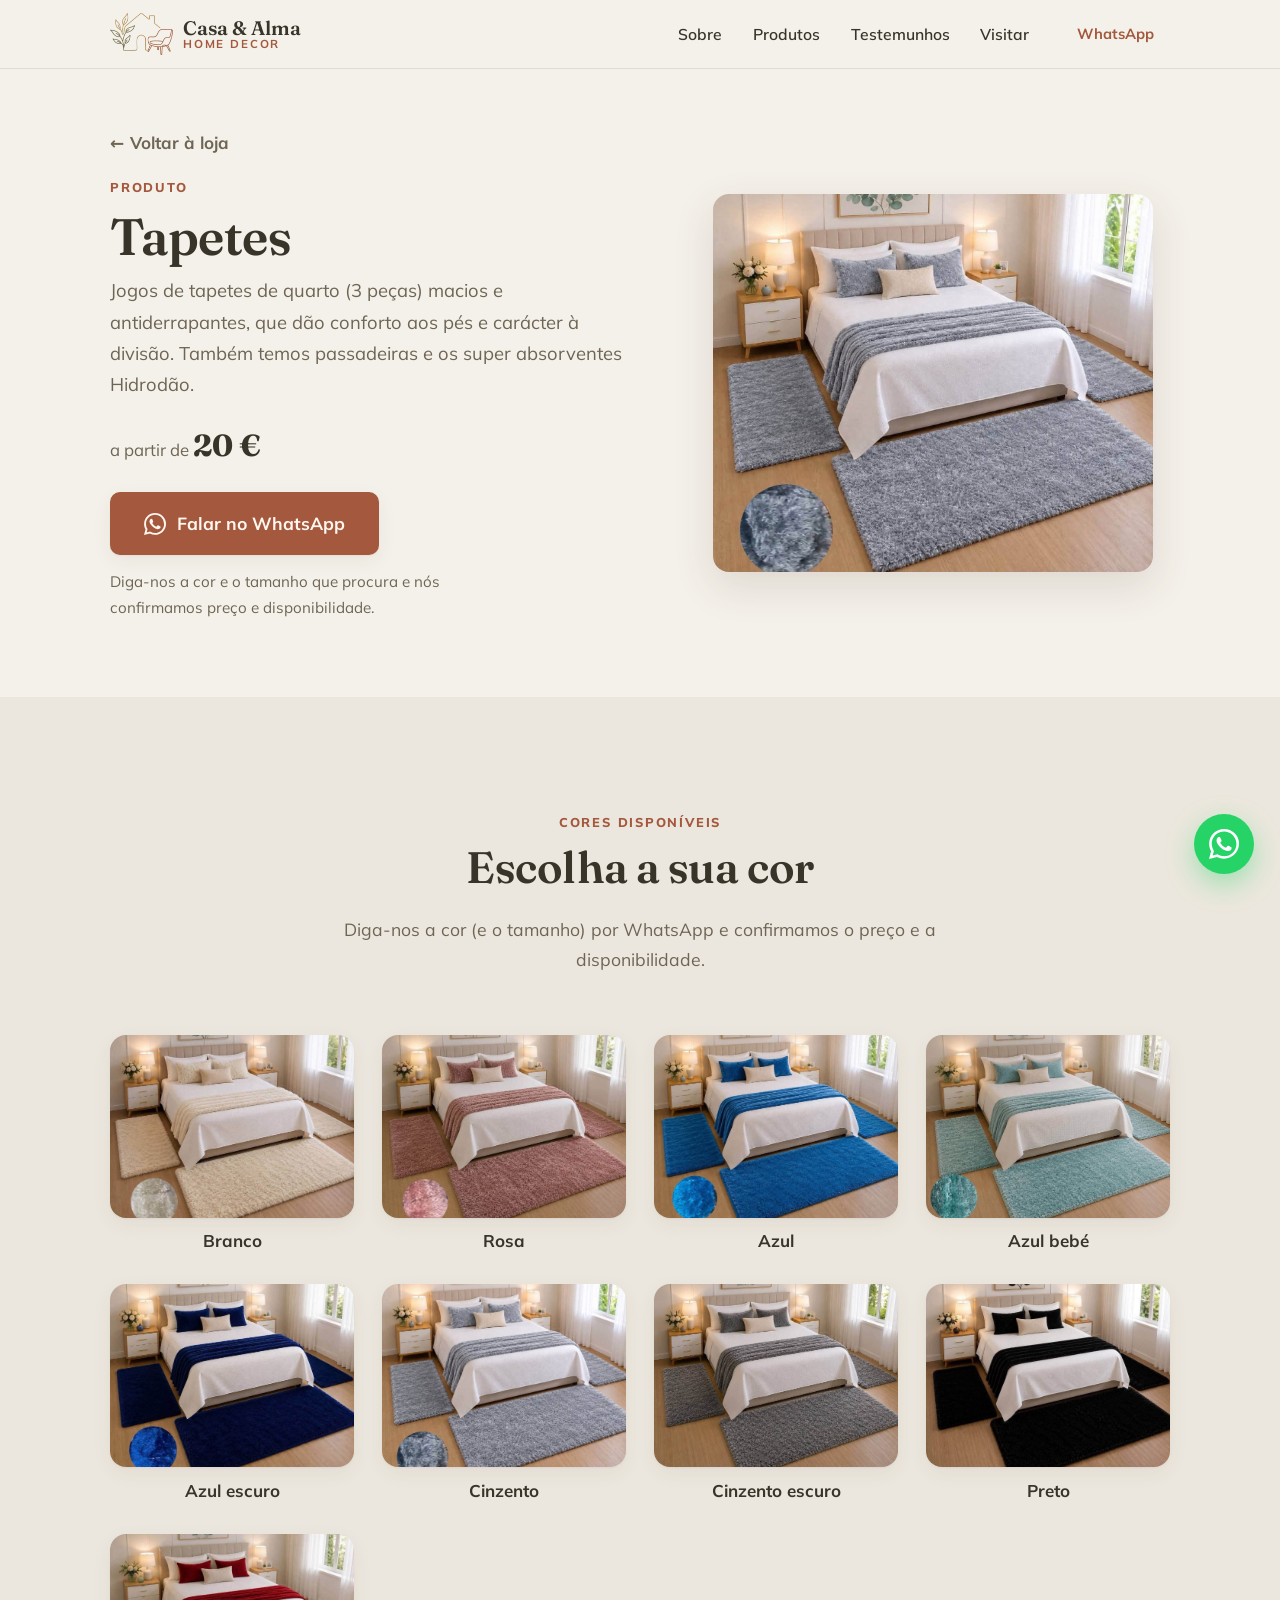
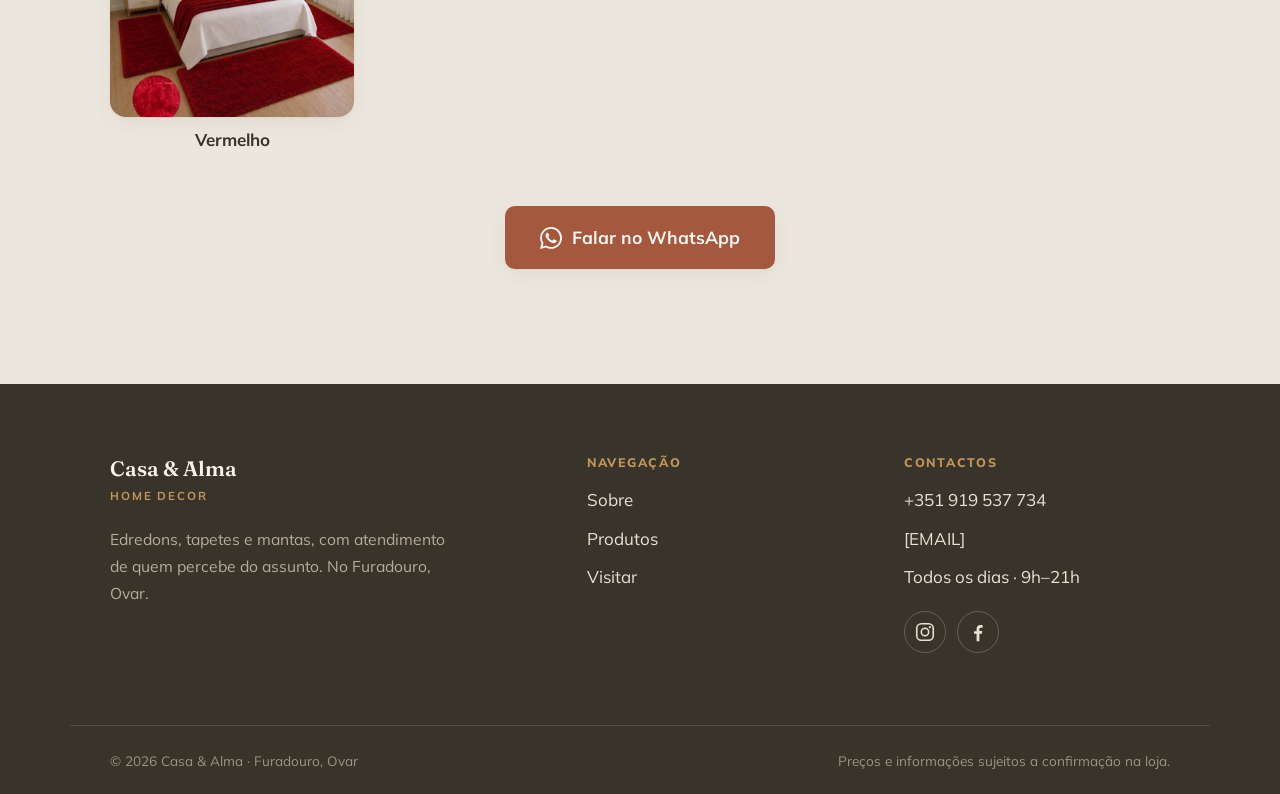
<file: tapetes.html>
<!DOCTYPE html>
<html lang="pt-PT">
<head>
  <meta charset="UTF-8" />
  <meta name="viewport" content="width=device-width, initial-scale=1.0" />
  <title>Tapetes de quarto em Furadouro, Ovar | Casa &amp; Alma</title>
  <meta name="description" content="Jogos de tapetes de quarto (3 peças), macios e antiderrapantes, em muitas cores. Entrega em mão no Furadouro e Ovar." />
  <meta name="theme-color" content="#F4F1EA" />
  <link rel="canonical" href="https://www.casaealma.pt/tapetes.html" />
  <meta property="og:type" content="website" />
  <meta property="og:locale" content="pt_PT" />
  <meta property="og:title" content="Tapetes — Casa &amp; Alma" />
  <meta property="og:description" content="Jogos de tapetes de quarto (3 peças), macios e antiderrapantes, em muitas cores. Entrega em mão no Furadouro e Ovar." />
  <meta property="og:url" content="https://www.casaealma.pt/tapetes.html" />
  <meta property="og:image" content="https://www.casaealma.pt/assets/tapetes/tapeteCinzento.jpeg" />
  <link rel="icon" href="assets/favicon.png?v=7" type="image/png" />
  <link rel="apple-touch-icon" href="assets/apple-touch-icon.png?v=7" />
  <link rel="preconnect" href="https://fonts.googleapis.com" />
  <link rel="preconnect" href="https://fonts.gstatic.com" crossorigin />
  <link href="https://fonts.googleapis.com/css2?family=Fraunces:ital,opsz,wght@0,9..144,400;0,9..144,500;0,9..144,600;1,9..144,400&family=Mulish:wght@400;500;600;700;800&display=swap" rel="stylesheet" />
  <link rel="stylesheet" href="style.css?v=7" />
</head>

<body>
  <a class="skip-link" href="#conteudo">Saltar para o conteúdo</a>

  <header class="site-header" id="topo">
    <div class="container site-header__inner">
      <a class="brand" href="index.html" aria-label="Casa &amp; Alma — início">
        <img class="brand__mark" src="assets/logo-casa-alma.png" alt="" width="62" height="42" />
        <span class="brand__text">
          <span class="brand__name">Casa &amp; Alma</span>
          <span class="brand__sub">Home Decor</span>
        </span>
      </a>
      <button class="nav-toggle" aria-expanded="false" aria-controls="menu" aria-label="Abrir menu">
        <span class="nav-toggle__bar"></span>
        <span class="nav-toggle__bar"></span>
        <span class="nav-toggle__bar"></span>
      </button>
      <nav class="nav" id="menu" aria-label="Navegação principal">
        <ul class="nav__list">
          <li><a href="index.html#sobre">Sobre</a></li>
          <li><a href="index.html#produtos">Produtos</a></li>
          <li><a href="index.html#testemunhos">Testemunhos</a></li>
          <li><a href="index.html#visitar">Visitar</a></li>
          <li><a class="btn btn--small" data-wa data-wa-text="Olá! Vim pelo site e gostava de falar convosco." href="index.html#contactos">WhatsApp</a></li>
        </ul>
      </nav>
    </div>
  </header>

  <main id="conteudo">

    <!-- ============================ HERO DO PRODUTO ============================ -->
    <section class="section product-hero">
      <div class="container product-hero__inner">
        <div class="product-hero__text reveal">
          <a class="back-link" href="index.html#produtos"><span aria-hidden="true">←</span> Voltar à loja</a>
          <p class="eyebrow">Produto</p>
          <h1>Tapetes</h1>
          <p class="product-lead">Jogos de tapetes de quarto (3 peças) macios e antiderrapantes, que dão conforto aos pés e carácter à divisão. Também temos passadeiras e os super absorventes Hidrodão.</p>
          <p class="product-price">a partir de <strong>20&nbsp;€</strong></p>
          <div class="product-actions">
            <a class="btn btn--primary btn--lg" data-wa data-wa-text="Olá! Vim pelo site e tenho interesse nos tapetes. Podem dizer-me tamanhos, cores e preços?" href="index.html#contactos">
              <svg class="icon" viewBox="0 0 24 24" aria-hidden="true" width="22" height="22"><path fill="currentColor" d="M17.472 14.382c-.297-.149-1.758-.867-2.03-.967-.273-.099-.471-.148-.67.15-.197.297-.767.966-.94 1.164-.173.199-.347.223-.644.075-.297-.149-1.255-.463-2.39-1.475-.883-.788-1.48-1.761-1.653-2.059-.173-.297-.018-.458.13-.606.134-.133.298-.347.446-.52.149-.174.198-.298.298-.497.099-.198.05-.371-.025-.52-.075-.149-.669-1.612-.916-2.207-.242-.579-.487-.5-.669-.51-.173-.008-.371-.01-.57-.01-.198 0-.52.074-.792.372-.272.297-1.04 1.016-1.04 2.479 0 1.462 1.065 2.875 1.213 3.074.149.198 2.096 3.2 5.077 4.487.709.306 1.262.489 1.694.625.712.227 1.36.195 1.871.118.571-.085 1.758-.719 2.006-1.413.248-.694.248-1.289.173-1.413-.074-.124-.272-.198-.57-.347m-5.421 7.403h-.004a9.87 9.87 0 01-5.031-1.378l-.361-.214-3.741.982.998-3.648-.235-.374a9.86 9.86 0 01-1.51-5.26c.001-5.45 4.436-9.884 9.888-9.884 2.64 0 5.122 1.03 6.988 2.898a9.825 9.825 0 012.893 6.994c-.003 5.45-4.437 9.885-9.885 9.885M20.52 3.449C18.24 1.245 15.24 0 12.045 0 5.463 0 .104 5.359.101 11.892c0 2.096.547 4.142 1.588 5.945L0 24l6.335-1.652a11.882 11.882 0 005.71 1.447h.005c6.582 0 11.943-5.359 11.946-11.896a11.821 11.821 0 00-3.48-8.405"/></svg>
              Falar no WhatsApp
            </a>
          </div>
          <p class="product-note">Diga-nos a cor e o tamanho que procura e nós confirmamos preço e disponibilidade.</p>
        </div>
        <div class="product-hero__media reveal">
          <img src="assets/tapetes/tapeteCinzento.jpeg" alt="Tapete em destaque" width="1280" height="1101" />
        </div>
      </div>
    </section>

    <!-- ============================ CORES DISPONÍVEIS ============================ -->
    <section class="section section--tint">
      <div class="container">
        <header class="section__head reveal">
          <p class="eyebrow">Cores disponíveis</p>
          <h2 class="section__title">Escolha a sua cor</h2>
          <p class="section__intro">Diga-nos a cor (e o tamanho) por WhatsApp e confirmamos o preço e a disponibilidade.</p>
        </header>

        <!-- Para acrescentar/trocar cores, duplique uma &lt;figure&gt; e mude o src e a legenda. -->
        <div class="grid grid--variants is-wide">
          <figure class="variant reveal"><img src="assets/tapetes/TapeteBranco.jpeg" alt="Tapete branco" width="800" height="600" loading="lazy" /><figcaption>Branco</figcaption></figure>
          <figure class="variant reveal"><img src="assets/tapetes/TapeteRosa.jpeg" alt="Tapete rosa" width="800" height="600" loading="lazy" /><figcaption>Rosa</figcaption></figure>
          <figure class="variant reveal"><img src="assets/tapetes/tapeteAzul.jpeg" alt="Tapete azul" width="800" height="600" loading="lazy" /><figcaption>Azul</figcaption></figure>
          <figure class="variant reveal"><img src="assets/tapetes/tapeteAzulbebe.jpeg" alt="Tapete azul bebé" width="800" height="600" loading="lazy" /><figcaption>Azul bebé</figcaption></figure>
          <figure class="variant reveal"><img src="assets/tapetes/tapeteAzulEscuro.jpeg" alt="Tapete azul escuro" width="800" height="600" loading="lazy" /><figcaption>Azul escuro</figcaption></figure>
          <figure class="variant reveal"><img src="assets/tapetes/tapeteCinzento.jpeg" alt="Tapete cinzento" width="800" height="600" loading="lazy" /><figcaption>Cinzento</figcaption></figure>
          <figure class="variant reveal"><img src="assets/tapetes/tapeteCinzentoEscuro.jpeg" alt="Tapete cinzento escuro" width="800" height="600" loading="lazy" /><figcaption>Cinzento escuro</figcaption></figure>
          <figure class="variant reveal"><img src="assets/tapetes/tapetePreto.jpeg" alt="Tapete preto" width="800" height="600" loading="lazy" /><figcaption>Preto</figcaption></figure>
          <figure class="variant reveal"><img src="assets/tapetes/tapeteVermelho.jpeg" alt="Tapete vermelho" width="800" height="600" loading="lazy" /><figcaption>Vermelho</figcaption></figure>
        </div>

        <div class="product-cta">
          <a class="btn btn--primary btn--lg" data-wa data-wa-text="Olá! Vim pelo site e tenho interesse nos tapetes. Podem dizer-me tamanhos, cores e preços?" href="index.html#contactos">
            <svg class="icon" viewBox="0 0 24 24" aria-hidden="true" width="22" height="22"><path fill="currentColor" d="M17.472 14.382c-.297-.149-1.758-.867-2.03-.967-.273-.099-.471-.148-.67.15-.197.297-.767.966-.94 1.164-.173.199-.347.223-.644.075-.297-.149-1.255-.463-2.39-1.475-.883-.788-1.48-1.761-1.653-2.059-.173-.297-.018-.458.13-.606.134-.133.298-.347.446-.52.149-.174.198-.298.298-.497.099-.198.05-.371-.025-.52-.075-.149-.669-1.612-.916-2.207-.242-.579-.487-.5-.669-.51-.173-.008-.371-.01-.57-.01-.198 0-.52.074-.792.372-.272.297-1.04 1.016-1.04 2.479 0 1.462 1.065 2.875 1.213 3.074.149.198 2.096 3.2 5.077 4.487.709.306 1.262.489 1.694.625.712.227 1.36.195 1.871.118.571-.085 1.758-.719 2.006-1.413.248-.694.248-1.289.173-1.413-.074-.124-.272-.198-.57-.347m-5.421 7.403h-.004a9.87 9.87 0 01-5.031-1.378l-.361-.214-3.741.982.998-3.648-.235-.374a9.86 9.86 0 01-1.51-5.26c.001-5.45 4.436-9.884 9.888-9.884 2.64 0 5.122 1.03 6.988 2.898a9.825 9.825 0 012.893 6.994c-.003 5.45-4.437 9.885-9.885 9.885M20.52 3.449C18.24 1.245 15.24 0 12.045 0 5.463 0 .104 5.359.101 11.892c0 2.096.547 4.142 1.588 5.945L0 24l6.335-1.652a11.882 11.882 0 005.71 1.447h.005c6.582 0 11.943-5.359 11.946-11.896a11.821 11.821 0 00-3.48-8.405"/></svg>
            Falar no WhatsApp
          </a>
        </div>
      </div>
    </section>

  </main>

  <footer class="site-footer">
    <div class="container site-footer__inner">
      <div class="site-footer__brand">
        <a class="footer-brand" href="index.html" aria-label="Casa &amp; Alma — início">
          <span>
            <strong>Casa &amp; Alma</strong>
            <em>Home Decor</em>
          </span>
        </a>
        <p>Edredons, tapetes e mantas, com atendimento de quem percebe do assunto. No Furadouro, Ovar.</p>
      </div>
      <nav class="site-footer__nav" aria-label="Navegação do rodapé">
        <h2 class="site-footer__title">Navegação</h2>
        <ul>
          <li><a href="index.html#sobre">Sobre</a></li>
          <li><a href="index.html#produtos">Produtos</a></li>
          <li><a href="index.html#visitar">Visitar</a></li>
        </ul>
      </nav>
      <div class="site-footer__contact">
        <h2 class="site-footer__title">Contactos</h2>
        <ul>
          <li><a data-tel href="index.html#contactos">[TELEFONE]</a></li>
          <li><a data-email href="index.html#contactos">[EMAIL]</a></li>
          <li>Todos os dias · 9h–21h</li>
        </ul>
        <div class="social">
          <a class="social__link" data-ig href="#" aria-label="Instagram da Casa &amp; Alma" rel="noopener"><svg viewBox="0 0 24 24" width="22" height="22" aria-hidden="true"><rect x="3" y="3" width="18" height="18" rx="5" fill="none" stroke="currentColor" stroke-width="1.7"/><circle cx="12" cy="12" r="4" fill="none" stroke="currentColor" stroke-width="1.7"/><circle cx="17.3" cy="6.7" r="1.2" fill="currentColor"/></svg></a>
          <a class="social__link" data-fb href="#" aria-label="Facebook da Casa &amp; Alma" rel="noopener"><svg viewBox="0 0 24 24" width="22" height="22" aria-hidden="true"><path fill="currentColor" d="M13.5 22v-8h2.7l.4-3.1h-3.1V8.9c0-.9.25-1.5 1.55-1.5H17V4.6c-.3-.04-1.3-.13-2.46-.13c-2.43 0-4.1 1.49-4.1 4.22v2.36H7.7V14h2.74v8z"/></svg></a>
        </div>
      </div>
    </div>
    <div class="container site-footer__bottom">
      <p>© <span data-year>2026</span> Casa &amp; Alma · Furadouro, Ovar</p>
      <p class="site-footer__fine">Preços e informações sujeitos a confirmação na loja.</p>
    </div>
  </footer>

  <a class="wa-float" data-wa data-wa-text="Olá! Vim pelo site e tenho interesse nos tapetes. Podem dizer-me tamanhos, cores e preços?" href="index.html#contactos" aria-label="Falar connosco no WhatsApp">
    <svg viewBox="0 0 24 24" width="30" height="30" aria-hidden="true"><path fill="currentColor" d="M17.472 14.382c-.297-.149-1.758-.867-2.03-.967-.273-.099-.471-.148-.67.15-.197.297-.767.966-.94 1.164-.173.199-.347.223-.644.075-.297-.149-1.255-.463-2.39-1.475-.883-.788-1.48-1.761-1.653-2.059-.173-.297-.018-.458.13-.606.134-.133.298-.347.446-.52.149-.174.198-.298.298-.497.099-.198.05-.371-.025-.52-.075-.149-.669-1.612-.916-2.207-.242-.579-.487-.5-.669-.51-.173-.008-.371-.01-.57-.01-.198 0-.52.074-.792.372-.272.297-1.04 1.016-1.04 2.479 0 1.462 1.065 2.875 1.213 3.074.149.198 2.096 3.2 5.077 4.487.709.306 1.262.489 1.694.625.712.227 1.36.195 1.871.118.571-.085 1.758-.719 2.006-1.413.248-.694.248-1.289.173-1.413-.074-.124-.272-.198-.57-.347m-5.421 7.403h-.004a9.87 9.87 0 01-5.031-1.378l-.361-.214-3.741.982.998-3.648-.235-.374a9.86 9.86 0 01-1.51-5.26c.001-5.45 4.436-9.884 9.888-9.884 2.64 0 5.122 1.03 6.988 2.898a9.825 9.825 0 012.893 6.994c-.003 5.45-4.437 9.885-9.885 9.885M20.52 3.449C18.24 1.245 15.24 0 12.045 0 5.463 0 .104 5.359.101 11.892c0 2.096.547 4.142 1.588 5.945L0 24l6.335-1.652a11.882 11.882 0 005.71 1.447h.005c6.582 0 11.943-5.359 11.946-11.896a11.821 11.821 0 00-3.48-8.405"/></svg>
    <span class="wa-float__label">Falar connosco</span>
  </a>

  <script src="script.js?v=7" defer></script>
</body>
</html>
</file>
<file: style.css>
/* =====================================================================
   CASA & ALMA — Folha de estilo
   Organização:
     1. Variáveis (cores, tipografia, espaçamentos)
     2. Base / reset
     3. Utilitários (container, botões, títulos)
     4. Cabeçalho + navegação
     5. Hero
     6. Secções (sobre, produtos, galeria, testemunhos, visitar, cta)
     7. Rodapé
     8. Botão flutuante WhatsApp
     9. Animações de scroll
    10. Responsivo + acessibilidade
   Para mudar a identidade, comece pelas variáveis em :root.
   ===================================================================== */

/* 1. ---------------------------------------------------------- VARIÁVEIS */
:root {
  /* Paleta — alinhada ao logótipo Casa & Alma (terracota + creme + verde-azeitona + ouro) */
  --cream:      #F4F1EA;   /* fundo principal                     */
  --cream-2:    #ECE7DE;   /* fundo de secções alternadas         */
  --surface:    #FFFFFF;   /* cartões                             */
  --ink:        #38342A;   /* texto principal (castanho escuro)   */
  --ink-2:      #6E6555;   /* texto secundário                    */
  --clay:       #A4583D;   /* COR PRINCIPAL (terracota do logo)   */
  --clay-dark:  #884832;   /* hover / contraste                   */
  --clay-tint:  #EEDFD3;   /* fundos suaves / etiquetas           */
  --clay-band:  #EFE2D5;   /* faixa de contacto                   */
  --sage:       #79734A;   /* COR SECUNDÁRIA (verde-azeitona)     */
  --ochre:      #C0975A;   /* COR DE DESTAQUE (ouro do logo)      */
  --line:       #E3DBCE;   /* linhas / contornos                  */
  --wa:         #25D366;   /* verde WhatsApp (botão flutuante)    */
  --wa-dark:    #1EB457;

  /* Tipografia */
  --font-serif: 'Fraunces', Georgia, 'Times New Roman', serif;
  --font-sans:  'Mulish', system-ui, -apple-system, 'Segoe UI', Roboto, sans-serif;

  /* Métricas */
  --maxw:       1140px;
  --radius:     16px;
  --radius-sm:  10px;
  --radius-pill:999px;
  --shadow-sm:  0 1px 2px rgba(74,48,35,.05), 0 6px 20px rgba(74,48,35,.06);
  --shadow-md:  0 14px 40px rgba(90,59,46,.14);
  --ease:       cubic-bezier(.2,.7,.2,1);
}

/* 2. --------------------------------------------------------------- BASE */
*, *::before, *::after { box-sizing: border-box; }

html { scroll-behavior: smooth; -webkit-text-size-adjust: 100%; }

body {
  margin: 0;
  font-family: var(--font-sans);
  font-size: 1.0625rem;      /* ~17px */
  line-height: 1.7;
  color: var(--ink);
  background: var(--cream);
  -webkit-font-smoothing: antialiased;
  text-rendering: optimizeLegibility;
}

img, svg, iframe { display: block; max-width: 100%; }
img { height: auto; }

a { color: var(--clay); text-decoration: none; }
a:hover { color: var(--clay-dark); }

h1, h2, h3 {
  font-family: var(--font-serif);
  font-weight: 600;
  font-optical-sizing: auto;
  line-height: 1.12;
  letter-spacing: -0.01em;
  color: var(--ink);
  margin: 0 0 .5em;
}

p { margin: 0 0 1rem; }

::selection { background: var(--clay-tint); color: var(--ink); }

/* Foco visível (acessibilidade) */
:focus-visible {
  outline: 2px solid var(--clay);
  outline-offset: 2px;
  border-radius: 4px;
}

/* Link "saltar para o conteúdo" */
.skip-link {
  position: absolute;
  left: 16px;
  top: -60px;
  z-index: 200;
  background: var(--ink);
  color: #fff;
  padding: 10px 16px;
  border-radius: var(--radius-sm);
  transition: top .2s var(--ease);
}
.skip-link:focus { top: 16px; color: #fff; }

/* 3. ---------------------------------------------------------- UTILITÁRIOS */
.container {
  width: 100%;
  max-width: var(--maxw);
  margin-inline: auto;
  padding-inline: clamp(20px, 5vw, 40px);
}

.section {
  padding-block: clamp(56px, 9vw, 116px);
  scroll-margin-top: 84px;          /* para o cabeçalho fixo não tapar */
}
.section--tint { background: var(--cream-2); }

.eyebrow {
  font-weight: 800;
  font-size: .8rem;
  letter-spacing: .14em;
  text-transform: uppercase;
  color: var(--clay);
  margin: 0 0 .6rem;
}

.section__title { font-size: clamp(1.75rem, 1rem + 2.6vw, 2.75rem); }

.section__head {
  max-width: 640px;
  margin: 0 auto clamp(36px, 5vw, 60px);
  text-align: center;
}
.section__intro { color: var(--ink-2); font-size: 1.1rem; margin: 0; }

.note-example {
  color: var(--clay-dark);
  background: var(--clay-tint);
  padding: .1em .45em;
  border-radius: 6px;
  font-weight: 700;
}

/* Botões */
.btn {
  display: inline-flex;
  align-items: center;
  justify-content: center;
  gap: .6em;
  font-family: var(--font-sans);
  font-weight: 700;
  font-size: 1rem;
  line-height: 1;
  padding: .95em 1.5em;
  border-radius: var(--radius-sm);
  border: 1.5px solid transparent;
  cursor: pointer;
  transition: transform .18s var(--ease), background .18s var(--ease), box-shadow .18s var(--ease), color .18s var(--ease);
  white-space: nowrap;
}
.btn .icon { flex: none; }
.btn--primary { background: var(--clay); color: #FFF7F0; box-shadow: var(--shadow-sm); }
.btn--primary:hover { background: var(--clay-dark); color: #fff; transform: translateY(-2px); box-shadow: var(--shadow-md); }
.btn--ghost { background: transparent; border-color: var(--line); color: var(--ink); }
.btn--ghost:hover { background: var(--cream-2); border-color: var(--clay); color: var(--ink); transform: translateY(-2px); }
.btn--small { padding: .6em 1.05em; font-size: .92rem; }
.btn--lg { padding: 1.1em 1.9em; font-size: 1.1rem; }

/* Grelhas genéricas */
.grid { display: grid; gap: clamp(18px, 2.4vw, 28px); }
.grid--cards   { grid-template-columns: repeat(auto-fit, minmax(270px, 1fr)); }
.grid--gallery { grid-template-columns: repeat(auto-fit, minmax(210px, 1fr)); }
.grid--quotes  { grid-template-columns: repeat(auto-fit, minmax(280px, 1fr)); }

/* 4. ------------------------------------------------- CABEÇALHO + NAVEGAÇÃO */
.site-header {
  position: sticky;
  top: 0;
  z-index: 100;
  background: rgba(244, 241, 234, .86);
  backdrop-filter: saturate(140%) blur(10px);
  -webkit-backdrop-filter: saturate(140%) blur(10px);
  border-bottom: 1px solid var(--line);
  transition: box-shadow .25s var(--ease);
}
.site-header.is-scrolled { box-shadow: 0 6px 24px rgba(74,48,35,.08); }

.site-header__inner {
  display: flex;
  align-items: center;
  justify-content: space-between;
  gap: 1rem;
  min-height: 68px;
}

.brand { display: inline-flex; align-items: center; gap: .65rem; color: var(--ink); }
.brand__mark { height: 42px; width: auto; }
.brand__text { display: flex; flex-direction: column; line-height: 1.05; }
.brand__name { font-family: var(--font-serif); font-weight: 600; font-size: 1.22rem; }
.brand__sub  { font-size: .72rem; letter-spacing: .16em; text-transform: uppercase; color: var(--clay); font-weight: 700; }

.nav__list {
  display: flex;
  align-items: center;
  gap: clamp(1rem, 2.4vw, 2rem);
  list-style: none;
  margin: 0;
  padding: 0;
}
.nav__list a:not(.btn) {
  color: var(--ink);
  font-weight: 600;
  font-size: .98rem;
  padding: .3rem 0;
  position: relative;
}
.nav__list a:not(.btn)::after {
  content: "";
  position: absolute;
  left: 0; right: 100%;
  bottom: -2px;
  height: 2px;
  background: var(--clay);
  transition: right .25s var(--ease);
}
.nav__list a:not(.btn):hover::after { right: 0; }

/* Botão hambúrguer (só telemóvel) */
.nav-toggle {
  display: none;
  flex-direction: column;
  justify-content: center;
  gap: 5px;
  width: 44px; height: 44px;
  padding: 0;
  background: transparent;
  border: 1px solid var(--line);
  border-radius: var(--radius-sm);
  cursor: pointer;
}
.nav-toggle__bar { display: block; width: 20px; height: 2px; background: var(--ink); margin-inline: auto; transition: transform .25s var(--ease), opacity .2s var(--ease); }
.site-header.nav-open .nav-toggle__bar:nth-child(1) { transform: translateY(7px) rotate(45deg); }
.site-header.nav-open .nav-toggle__bar:nth-child(2) { opacity: 0; }
.site-header.nav-open .nav-toggle__bar:nth-child(3) { transform: translateY(-7px) rotate(-45deg); }

/* 5. --------------------------------------------------------------- HERO */
.hero { background: var(--cream); padding-block: clamp(40px, 7vw, 84px); overflow: hidden; }
.hero__inner {
  display: grid;
  grid-template-columns: 1.05fr .95fr;
  gap: clamp(32px, 5vw, 72px);
  align-items: center;
}
.hero__brand { display: inline-flex; align-items: center; gap: .7rem; margin-bottom: 1.6rem; }
.hero__brand img { height: 50px; width: auto; }
.hero__brand strong { display: block; font-family: var(--font-serif); font-weight: 600; font-size: 1.15rem; color: var(--ink); line-height: 1; }
.hero__brand em { font-style: normal; font-size: .72rem; letter-spacing: .16em; text-transform: uppercase; color: var(--clay); font-weight: 700; }

.hero__title {
  font-size: clamp(2.3rem, 1rem + 4.6vw, 4rem);
  letter-spacing: -0.02em;
  margin-bottom: 1rem;
}
.hero__lead { font-size: clamp(1.08rem, 1rem + .4vw, 1.3rem); color: var(--ink-2); max-width: 54ch; }
.hero__lead strong { color: var(--ink); font-weight: 700; }

.hero__actions { display: flex; flex-wrap: wrap; gap: .9rem; margin: 1.8rem 0 1.4rem; }

.hero__meta { display: inline-flex; align-items: center; gap: .55rem; font-size: .95rem; color: var(--ink-2); margin: 0; }
.hero__meta .dot { width: 9px; height: 9px; border-radius: 50%; background: var(--sage); box-shadow: 0 0 0 4px rgba(124,127,94,.18); }

.hero__media { display: flex; justify-content: center; }
.hero__img { width: 100%; max-width: 480px; border-radius: var(--radius); filter: drop-shadow(0 24px 40px rgba(90,59,46,.18)); }

/* 6. ------------------------------------------------------------ SECÇÕES */

/* --- Sobre --- */
.about { display: grid; grid-template-columns: .9fr 1.1fr; gap: clamp(28px, 5vw, 64px); align-items: center; }
.about__media img { width: 100%; max-width: 380px; aspect-ratio: 4 / 5; object-fit: cover; object-position: center 22%; margin-inline: auto; border-radius: var(--radius); box-shadow: var(--shadow-md); display: block; }
.about__text > p { color: var(--ink-2); font-size: 1.1rem; }
.about .section__title { font-size: clamp(1.7rem, 1rem + 2.4vw, 2.5rem); }
@media (max-width: 820px) {
  .about { grid-template-columns: 1fr; text-align: center; }
  .about__media img { max-width: 300px; }
  .about__text > p { margin-inline: auto; max-width: 60ch; }
}

.pillars {
  list-style: none;
  margin: clamp(32px, 4vw, 48px) 0 0;
  padding: 0;
  display: grid;
  grid-template-columns: repeat(auto-fit, minmax(210px, 1fr));
  gap: 1.5rem;
  text-align: left;
}
.pillars li { display: flex; gap: .9rem; align-items: flex-start; }
.pillars li span:last-child { font-size: .98rem; color: var(--ink-2); }
.pillars li strong { color: var(--ink); }
.pillars__icon {
  flex: none;
  width: 44px; height: 44px;
  display: grid; place-items: center;
  background: var(--clay-tint);
  color: var(--clay-dark);
  border-radius: 12px;
}

/* --- Produtos (cartões) --- */
.card {
  position: relative;
  display: flex;
  flex-direction: column;
  background: var(--surface);
  border: 1px solid var(--line);
  border-radius: var(--radius);
  padding: clamp(22px, 2.4vw, 30px);
  box-shadow: var(--shadow-sm);
  transition: transform .2s var(--ease), box-shadow .2s var(--ease), border-color .2s var(--ease);
}
.card:hover { transform: translateY(-4px); box-shadow: var(--shadow-md); border-color: var(--clay-tint); }
.card__icon {
  width: 52px; height: 52px;
  display: grid; place-items: center;
  background: var(--clay-tint);
  color: var(--clay-dark);
  border-radius: 14px;
  margin-bottom: 1.1rem;
}
.card__title { font-size: 1.3rem; margin-bottom: .4rem; }
.card__text { color: var(--ink-2); font-size: 1rem; margin: 0 0 1.3rem; flex: 1 1 auto; }
.card__foot { border-top: 1px solid var(--line); padding-top: 1rem; display: flex; flex-direction: column; gap: .7rem; }
.card__price { margin: 0; font-size: 1rem; color: var(--ink-2); }
.card__price strong { font-size: 1.35rem; color: var(--ink); font-family: var(--font-serif); }
.tag {
  display: inline-block;
  font-size: .68rem;
  font-weight: 800;
  letter-spacing: .08em;
  text-transform: uppercase;
  color: var(--clay-dark);
  background: var(--clay-tint);
  padding: .2em .5em;
  border-radius: 6px;
  vertical-align: middle;
  margin-left: .25em;
}
.link-arrow { font-weight: 700; display: inline-flex; align-items: center; gap: .4em; align-self: flex-start; }
.link-arrow span { transition: transform .2s var(--ease); }
.link-arrow:hover span { transform: translateX(4px); }

.card--highlight { border-color: var(--clay); background: linear-gradient(180deg, #FFFBF7, var(--surface)); }
.card__badge {
  position: absolute;
  top: -11px; left: clamp(22px, 2.4vw, 30px);
  background: var(--clay);
  color: #fff;
  font-size: .7rem;
  font-weight: 800;
  letter-spacing: .06em;
  text-transform: uppercase;
  padding: .3em .7em;
  border-radius: var(--radius-pill);
}

/* Cartões de produto com foto (edredons / tapetes / mantas) */
.card--product { padding: 0; overflow: hidden; }
.card--product .card__photo { margin: 0; }
.card--product .card__photo img { width: 100%; aspect-ratio: 4 / 3; object-fit: cover; display: block; }
.card--product .card__body { display: flex; flex-direction: column; flex: 1 1 auto; padding: clamp(22px, 2.4vw, 30px); }
.card--product.card--highlight .card__badge { top: 16px; left: 16px; z-index: 2; }

/* Cartão-produto é um link para a página do produto */
.card--product { color: inherit; text-decoration: none; }
.card--product .link-arrow { color: var(--clay); margin-top: .2rem; }
.card--product:hover .link-arrow span { transform: translateX(4px); }

/* ===== Páginas de produto (edredons / tapetes / mantas) ===== */
.product-hero { padding-block: clamp(28px, 5vw, 60px); }
.product-hero__inner { display: grid; grid-template-columns: 1.05fr .95fr; gap: clamp(28px, 5vw, 64px); align-items: center; }
.back-link { display: inline-flex; align-items: center; gap: .35em; font-weight: 700; color: var(--ink-2); margin-bottom: 1.2rem; }
.back-link:hover { color: var(--clay); }
.product-hero h1 { font-size: clamp(2rem, 1rem + 3vw, 3.2rem); margin-bottom: .6rem; }
.product-lead { font-size: 1.15rem; color: var(--ink-2); max-width: 52ch; }
.product-price { font-size: 1.05rem; color: var(--ink-2); margin-top: 1.2rem; }
.product-price strong { font-family: var(--font-serif); font-size: 1.9rem; color: var(--ink); }
.product-actions { margin: 1.3rem 0 .9rem; }
.product-note { font-size: .95rem; color: var(--ink-2); max-width: 46ch; }
.product-hero__media img { width: 100%; max-width: 440px; margin-inline: auto; border-radius: var(--radius); box-shadow: var(--shadow-md); display: block; }

.grid--variants { grid-template-columns: repeat(auto-fit, minmax(200px, 1fr)); }
.variant { margin: 0; }
.variant img { width: 100%; aspect-ratio: 4 / 5; object-fit: cover; border-radius: var(--radius); box-shadow: var(--shadow-sm); display: block; }
.variant figcaption { margin-top: .6rem; font-weight: 700; color: var(--ink); text-align: center; }
.grid--variants.is-wide .variant img { aspect-ratio: 4 / 3; }
.product-cta { text-align: center; margin-top: clamp(32px, 4vw, 52px); }

@media (max-width: 960px) {
  .product-hero__inner { grid-template-columns: 1fr; }
  .product-hero__media { order: -1; }
  .product-hero__media img { max-width: 380px; }
}

/* --- Galeria --- */
.shot {
  margin: 0;
  overflow: hidden;
  border-radius: var(--radius);
  background: var(--cream-2);
  box-shadow: var(--shadow-sm);
}
.shot img {
  width: 100%;
  aspect-ratio: 4 / 5;
  object-fit: cover;
  transition: transform .5s var(--ease);
}
.shot:hover img { transform: scale(1.05); }

/* --- Testemunhos --- */
.quote {
  margin: 0;
  background: var(--surface);
  border: 1px solid var(--line);
  border-radius: var(--radius);
  padding: clamp(24px, 2.6vw, 32px);
  box-shadow: var(--shadow-sm);
  display: flex;
  flex-direction: column;
  gap: 1rem;
}
.stars { display: flex; gap: 3px; color: var(--ochre); }
.quote blockquote {
  margin: 0;
  font-family: var(--font-serif);
  font-size: 1.18rem;
  line-height: 1.5;
  font-style: italic;
  color: var(--ink);
}
.quote figcaption { color: var(--ink-2); font-weight: 700; font-size: .95rem; margin-top: auto; }

/* --- Visitar (horário + mapa) --- */
.visit {
  display: grid;
  grid-template-columns: 1fr 1fr;
  gap: clamp(28px, 4vw, 56px);
  align-items: center;
}
.info-list { margin: 1.5rem 0 2rem; display: grid; gap: 1.3rem; }
.info-list > div { display: grid; grid-template-columns: auto 1fr; gap: .2rem 1rem; align-items: start; }
.info-list dt {
  grid-column: 1;
  display: inline-flex;
  align-items: center;
  gap: .5rem;
  font-weight: 700;
  color: var(--clay-dark);
}
.info-list dd { grid-column: 2; margin: 0; color: var(--ink-2); }
.info-list dd strong { color: var(--ink); }
.visit__map iframe {
  width: 100%;
  min-height: 360px;
  height: 100%;
  border: 1px solid var(--line);
  border-radius: var(--radius);
  box-shadow: var(--shadow-sm);
}

/* --- Faixa de contacto (CTA) --- */
.section--cta { background: var(--clay-band); }
.cta { text-align: center; max-width: 720px; margin-inline: auto; }
.cta__lead { color: var(--ink-2); font-size: 1.15rem; max-width: 48ch; margin-inline: auto; }
.cta__actions { margin: 1.8rem 0 2.2rem; }
.cta__contacts {
  list-style: none;
  margin: 0; padding: 0;
  display: flex;
  flex-wrap: wrap;
  justify-content: center;
  gap: 1rem 2.6rem;
}
.cta__contacts li { display: flex; flex-direction: column; gap: .1rem; }
.cta__label { font-size: .72rem; letter-spacing: .12em; text-transform: uppercase; color: var(--clay-dark); font-weight: 800; }
.cta__contacts a, .cta__contacts span:last-child { font-size: 1.1rem; font-weight: 700; color: var(--ink); }
.cta__contacts a:hover { color: var(--clay-dark); }

/* 7. ------------------------------------------------------------- RODAPÉ */
.site-footer { background: var(--ink); color: #E9E0D6; }
.site-footer__inner {
  display: grid;
  grid-template-columns: 1.6fr 1fr 1fr;
  gap: clamp(28px, 4vw, 56px);
  padding-block: clamp(44px, 6vw, 72px);
}
.footer-brand { display: inline-flex; align-items: center; gap: .7rem; margin-bottom: 1.1rem; color: #F7F3EC; }
.footer-brand:hover { text-decoration: none; }
.footer-brand img { width: 44px; height: 44px; }
.footer-brand strong { display: block; font-family: var(--font-serif); font-weight: 600; font-size: 1.3rem; line-height: 1; color: #F7F3EC; }
.footer-brand em { font-style: normal; font-size: .72rem; letter-spacing: .16em; text-transform: uppercase; color: var(--ochre); font-weight: 700; }
.site-footer__brand p { color: #B8AB9D; max-width: 38ch; font-size: .98rem; }
.site-footer__title { font-family: var(--font-sans); font-size: .78rem; letter-spacing: .14em; text-transform: uppercase; color: var(--ochre); font-weight: 800; margin: 0 0 1rem; }
.site-footer ul { list-style: none; margin: 0; padding: 0; display: grid; gap: .6rem; }
.site-footer a { color: #E9E0D6; }
.site-footer a:hover { color: #fff; text-decoration: underline; text-underline-offset: 3px; }

.social { display: flex; gap: .7rem; margin-top: 1.2rem; }
.social__link {
  width: 42px; height: 42px;
  display: grid; place-items: center;
  border: 1px solid rgba(233,224,214,.25);
  border-radius: 50%;
  color: #E9E0D6;
  transition: background .2s var(--ease), color .2s var(--ease), border-color .2s var(--ease), transform .2s var(--ease);
}
.social__link:hover { background: var(--clay); border-color: var(--clay); color: #fff; transform: translateY(-2px); }

.site-footer__bottom {
  display: flex;
  flex-wrap: wrap;
  justify-content: space-between;
  gap: .4rem 1.5rem;
  padding-block: 1.4rem;
  border-top: 1px solid rgba(233,224,214,.14);
  font-size: .85rem;
  color: #9E9284;
}
.site-footer__bottom p { margin: 0; }

/* 8. ------------------------------------------------- BOTÃO FLUTUANTE WHATSAPP */
.wa-float {
  position: fixed;
  right: clamp(16px, 3vw, 26px);
  bottom: clamp(16px, 3vw, 26px);
  z-index: 120;
  display: inline-flex;
  align-items: center;
  justify-content: center;
  min-width: 60px;          /* círculo perfeito quando sem etiqueta */
  height: 60px;
  padding: 0 15px;
  background: var(--wa);
  color: #fff;
  border-radius: var(--radius-pill);
  box-shadow: 0 10px 28px rgba(37,211,102,.4);
  overflow: hidden;
  transition: background .2s var(--ease), transform .2s var(--ease), box-shadow .2s var(--ease);
}
.wa-float svg { width: 30px; height: 30px; flex: none; }  /* quadrado, centrado */
.wa-float__label {
  max-width: 0;
  opacity: 0;
  font-weight: 700;
  white-space: nowrap;
  overflow: hidden;
  transition: max-width .3s var(--ease), opacity .2s var(--ease), margin-left .3s var(--ease);
}
.wa-float:hover,
.wa-float:focus-visible { background: var(--wa-dark); color: #fff; transform: translateY(-2px); box-shadow: 0 14px 34px rgba(30,180,87,.5); }
.wa-float:hover .wa-float__label,
.wa-float:focus-visible .wa-float__label { max-width: 160px; opacity: 1; margin-left: .55rem; }
/* animação de entrada suave */
.wa-float { animation: waIn .5s var(--ease) .4s both; }
@keyframes waIn { from { transform: translateY(16px) scale(.85); opacity: 0; } to { transform: none; opacity: 1; } }

/* 9. --------------------------------------------------- ANIMAÇÕES DE SCROLL */
.reveal { opacity: 0; transform: translateY(18px); transition: opacity .6s var(--ease), transform .6s var(--ease); }
.reveal.is-visible { opacity: 1; transform: none; }

/* 10. ------------------------------------------------ RESPONSIVO + A11Y */

/* Tablet */
@media (max-width: 960px) {
  .hero__inner { grid-template-columns: 1fr; }
  .hero__media { order: -1; }                 /* imagem antes do texto */
  .hero__img { max-width: 420px; }
  .visit { grid-template-columns: 1fr; }
  .visit__map iframe { min-height: 300px; }
  .site-footer__inner { grid-template-columns: 1fr 1fr; }
  .site-footer__brand { grid-column: 1 / -1; }
}

/* Telemóvel: menu colapsável */
@media (max-width: 860px) {
  .nav-toggle { display: flex; }
  .nav {
    position: absolute;
    top: 100%;
    left: 0; right: 0;
    background: var(--cream);
    border-bottom: 1px solid var(--line);
    box-shadow: var(--shadow-md);
    max-height: 0;
    overflow: hidden;
    transition: max-height .35s var(--ease);
  }
  .site-header.nav-open .nav { max-height: 420px; }
  .nav__list {
    flex-direction: column;
    align-items: stretch;
    gap: 0;
    padding: .5rem clamp(20px, 5vw, 40px) 1.2rem;
  }
  .nav__list li { border-bottom: 1px solid var(--line); }
  .nav__list li:last-child { border-bottom: 0; padding-top: .9rem; }
  .nav__list a:not(.btn) { display: block; padding: .9rem 0; }
  .nav__list a:not(.btn)::after { display: none; }
  .btn--small { width: 100%; }
}

/* Telemóvel pequeno */
@media (max-width: 560px) {
  .hero__actions .btn { flex: 1 1 auto; }
  .site-footer__inner { grid-template-columns: 1fr; }
  .cta__contacts { gap: 1.2rem; }
}

/* Preferência: menos movimento */
@media (prefers-reduced-motion: reduce) {
  html { scroll-behavior: auto; }
  *, *::before, *::after { animation-duration: .001ms !important; animation-iteration-count: 1 !important; transition-duration: .001ms !important; }
  .reveal { opacity: 1; transform: none; }
  .wa-float { animation: none; }
}
</file>
